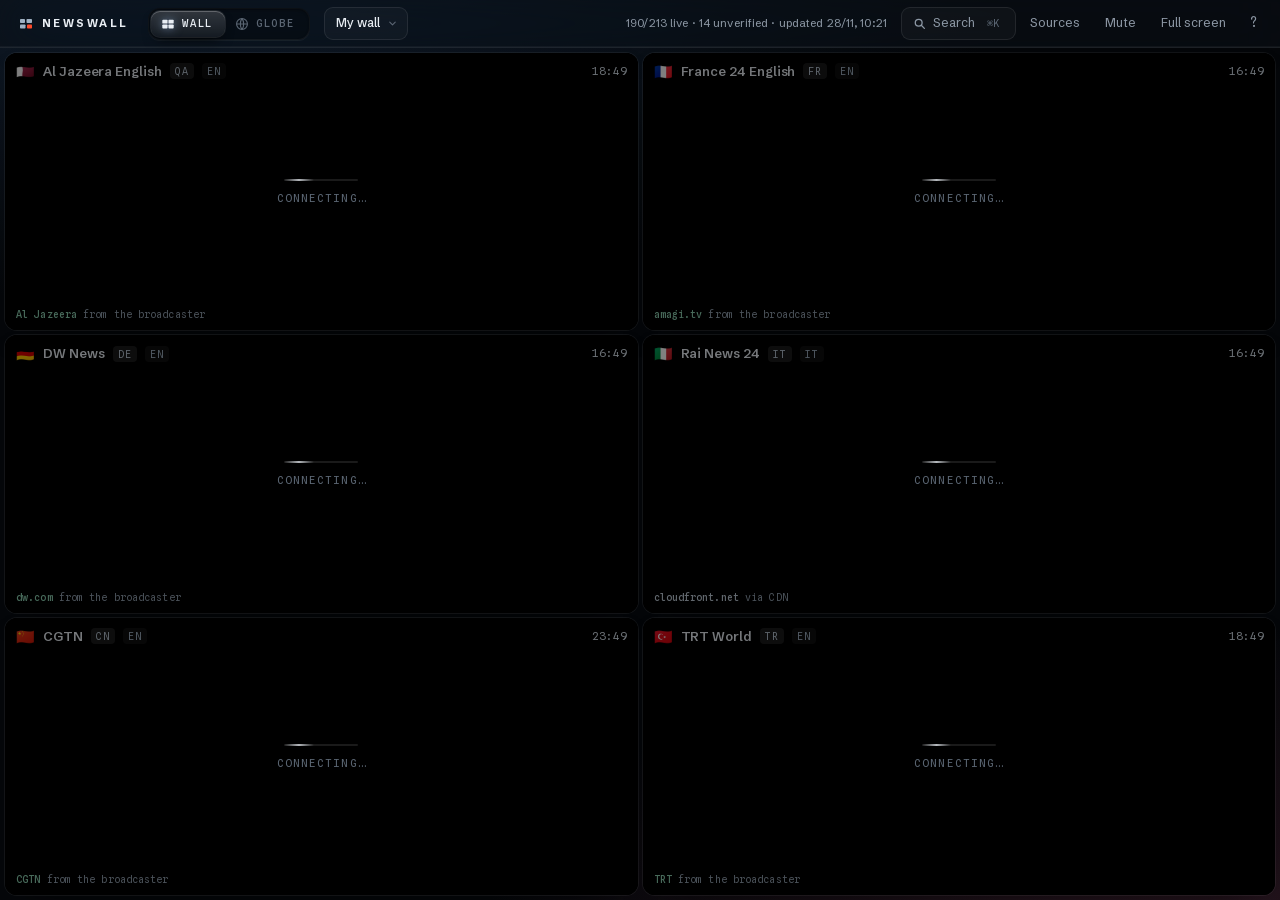
<file: index.html>
<!doctype html>
<html lang="en">
<head>
<meta charset="utf-8">
<meta name="viewport" content="width=device-width, initial-scale=1, viewport-fit=cover">
<title>Newswall — the whole world, all at once</title>
<meta name="description" content="Watch several live news channels on the same screen. No account, no data collected.">
<meta name="color-scheme" content="dark">
<link rel="stylesheet" href="styles.css">
<link rel="preload" href="assets/fonts/schibsted-grotesk-latin.woff2" as="font" type="font/woff2" crossorigin>
<link rel="icon" href="data:image/svg+xml,<svg xmlns='http://www.w3.org/2000/svg' viewBox='0 0 32 32'><rect width='32' height='32' rx='7' fill='%2305070a'/><g fill='%23e9eef4'><rect x='5' y='7' width='9' height='7' rx='1.5'/><rect x='17' y='7' width='10' height='7' rx='1.5'/><rect x='5' y='17' width='10' height='7' rx='1.5'/></g><rect x='18' y='17' width='9' height='7' rx='1.5' fill='%23ff4b2b'/></svg>">
<!-- hls.js and the fonts live in the repo: no third-party calls to render the page. -->
<script src="assets/vendor/hls.min.js"></script>
</head>
<body>

<header id="bar" class="glass">
  <button id="logo" title="Newswall — open the sources (S)">
    <svg viewBox="0 0 32 32" width="16" height="16" aria-hidden="true">
      <g fill="currentColor">
        <rect x="4" y="6" width="10" height="8" rx="1.5"/><rect x="17" y="6" width="11" height="8" rx="1.5"/>
        <rect x="4" y="17" width="11" height="8" rx="1.5"/>
      </g>
      <rect x="18" y="17" width="10" height="8" rx="1.5" fill="var(--tally)"/>
    </svg>
    <span>NEWSWALL</span>
  </button>

  <!-- Which of the two views this is: the switch says it, and leads to the other. -->
  <nav id="views" aria-label="View">
    <a class="on" aria-current="page" href="index.html" title="The wall: up to 12 channels side by side">
      <svg viewBox="0 0 16 16" width="14" height="14" aria-hidden="true"><g fill="currentColor"><rect x="1.5" y="3" width="6" height="4.5" rx="1"/><rect x="8.5" y="3" width="6" height="4.5" rx="1"/><rect x="1.5" y="8.5" width="6" height="4.5" rx="1"/><rect x="8.5" y="8.5" width="6" height="4.5" rx="1"/></g></svg>
      <span>Wall</span>
    </a>
    <a id="to-globe" href="globe.html" title="The globe: explore the channels country by country (G)">
      <svg viewBox="0 0 16 16" width="14" height="14" aria-hidden="true"><g fill="none" stroke="currentColor" stroke-width="1.3"><circle cx="8" cy="8" r="6.2"/><path d="M1.8 8h12.4M8 1.8c-2.6 3.2-2.6 9.2 0 12.4M8 1.8c2.6 3.2 2.6 9.2 0 12.4"/></g></svg>
      <span>Globe</span>
    </a>
  </nav>

  <!-- Your walls, kept in this browser: which one is on screen, and the menu
       to switch, name, add or delete them. A shared one, not yet yours, says so. -->
  <div id="wallbox">
    <button id="walls-btn" title="Your walls (W)" aria-haspopup="true" aria-expanded="false" aria-controls="walls">
      <span class="wtag">Shared</span><span class="wname"></span>
      <svg viewBox="0 0 16 16" width="11" height="11" aria-hidden="true"><path d="m4 6 4 4 4-4" fill="none" stroke="currentColor" stroke-width="1.6" stroke-linecap="round" stroke-linejoin="round"/></svg>
    </button>
    <button id="wall-save" hidden title="Keep this shared wall among yours">Save</button>
  </div>

  <!-- The control room's red tally light: it always shows who is talking. -->
  <div id="onair" hidden><span class="dot"></span><span class="who"></span></div>

  <div class="spacer"></div>

  <div id="live-count" class="meta"></div>

  <nav id="controls">
    <button data-act="palette" class="ghost" title="Search and add a channel (⌘K)">
      <svg viewBox="0 0 16 16" width="13" height="13" aria-hidden="true"><g fill="none" stroke="currentColor" stroke-width="1.6"><circle cx="7" cy="7" r="4.2"/><path d="M10.2 10.2 14 14" stroke-linecap="round"/></g></svg>
      <span>Search</span><kbd class="k">⌘K</kbd>
    </button>
    <button data-act="sources" title="Browse the catalog and pick the categories (S)">Sources<b id="sources-filter" class="fbadge" hidden></b></button>
    <button id="replay-btn" hidden aria-haspopup="true" aria-expanded="false" aria-controls="replay">
      <span class="rp-ring" aria-hidden="true"></span><span>Replay</span><span class="rp-time"></span>
    </button>
    <button id="rec-btn" hidden>
      <span class="rec-dot" aria-hidden="true"></span><span>Rec</span><span class="rec-time"></span>
    </button>
    <button data-act="mute-all" title="Mute everything (M)">Mute</button>
    <button data-act="fullscreen" title="Full screen (F)">Full screen</button>
    <button data-act="keys" class="icon" title="Shortcuts (?)">?</button>
  </nav>
</header>

<main id="grid" aria-label="Wall of live streams"></main>

<div id="walls" class="glass" hidden>
  <div class="walls-name">
    <input id="wall-name" type="text" maxlength="40" autocomplete="off" spellcheck="false" aria-label="Name of this wall">
    <span class="meta" id="wall-n"></span>
  </div>
  <p class="walls-shared" hidden>Shared with you, not saved here: it becomes one of your walls at the first change, or with <b>Save</b>.</p>
  <div class="walls-sub meta">Your walls · in this browser only</div>
  <ol id="walls-list"></ol>
  <div class="walls-foot">
    <button data-wop="new">New</button>
    <button data-wop="dup">Duplicate</button>
    <button data-wop="del">Delete</button>
    <button data-wop="link">Copy link</button>
  </div>
</div>

<!-- Replay: the last minutes of the wall as you directed it, kept in this
     browser only, saved as MP4 on request. -->
<div id="replay" class="glass" hidden>
  <div class="replay-head"><strong>Replay</strong><span class="meta" id="replay-kept"></span></div>
  <button data-rop="watch" class="replay-watch">Watch again <kbd>V</kbd></button>
  <div class="replay-sub meta">Save</div>
  <div id="replay-clips"></div>
  <div class="replay-sub meta">Keep</div>
  <div id="replay-len"></div>
  <p class="replay-note">What the wall shows and the channel you hear, with the date in a corner. For your own use; nothing leaves this browser.</p>
  <div class="replay-foot"><button data-rop="off">Turn off</button></div>
</div>

<!-- The replay viewer: watch what is kept, mark in and out, save. -->
<div id="rview" hidden>
  <div class="rv-card glass">
    <div class="rv-head">
      <strong>Replay</strong><span class="meta" id="rv-now"></span>
      <button id="rv-close" class="icon" title="Close (Esc)">✕</button>
    </div>
    <video id="rv-video" playsinline></video>
    <div class="rv-bar">
      <button id="rv-play" class="icon">▶</button>
      <div id="rv-track"><span class="rv-sel"></span><span class="rv-pos"></span><span class="rv-in" title="In"></span><span class="rv-out" title="Out"></span></div>
    </div>
    <div class="rv-foot">
      <button data-vop="in">Mark in <kbd>I</kbd></button>
      <button data-vop="out">Mark out <kbd>O</kbd></button>
      <span class="meta" id="rv-sel"></span>
      <button data-vop="save" class="rv-save">Save <kbd>↵</kbd></button>
    </div>
  </div>
</div>

<aside id="panel" class="glass" hidden>
  <div class="panel-head">
    <strong>Catalog</strong>
    <span class="meta" id="panel-count"></span>
    <button id="panel-close" class="icon" title="Close (Esc)">✕</button>
  </div>

  <!-- What the catalog shows: shared with the globe. -->
  <div id="panel-cats"></div>

  <div class="panel-find">
    <input id="panel-search" type="search" placeholder="Search channel, country or language…"
           autocomplete="off" spellcheck="false">
    <select id="panel-country" aria-label="Filter by country"></select>
    <select id="panel-lang" aria-label="Filter by language"></select>
  </div>

  <div id="panel-filters"></div>
  <div id="panel-list"></div>

  <div class="panel-foot">
    <button id="share">Copy the link to this wall</button>
  </div>
</aside>

<!-- Quick search: the fastest way to add or remove a channel. -->
<div id="palette" hidden>
  <div class="pal glass">
    <div class="pal-in">
      <svg viewBox="0 0 16 16" width="15" height="15" aria-hidden="true"><g fill="none" stroke="currentColor" stroke-width="1.6"><circle cx="7" cy="7" r="4.2"/><path d="M10.2 10.2 14 14" stroke-linecap="round"/></g></svg>
      <input id="pal-q" type="text" placeholder="Channel, country, language…"
             autocomplete="off" spellcheck="false">
      <span class="meta" id="pal-count"></span>
    </div>
    <div id="pal-list"></div>
    <div class="pal-foot">
      <span><kbd>↑</kbd><kbd>↓</kbd> move</span>
      <span><kbd>↵</kbd> add or remove</span>
      <span><kbd>esc</kbd> close</span>
    </div>
  </div>
</div>

<div id="keys" hidden>
  <div class="keys-card glass">
    <div class="keys-head"><strong>Shortcuts</strong><button id="keys-close" class="icon">✕</button></div>
    <dl>
      <dt><kbd>click</kbd></dt><dd>gives the tile the audio</dd>
      <dt><kbd>double click</kbd></dt><dd>enlarges</dd>
      <dt><kbd>1</kbd>–<kbd>9</kbd></dt><dd>quick audio</dd>
      <dt><kbd>⌘K</kbd> <kbd>/</kbd></dt><dd>search and add</dd>
      <dt><kbd>S</kbd></dt><dd>catalog</dd>
      <dt><kbd>W</kbd></dt><dd>your walls</dd>
      <dt><kbd>M</kbd></dt><dd>mute everything</dd>
      <dt><kbd>F</kbd></dt><dd>full screen</dd>
      <dt><kbd>R</kbd></dt><dd>replay: turn on, save</dd>
      <dt><kbd>⇧R</kbd></dt><dd>save everything kept</dd>
      <dt><kbd>V</kbd></dt><dd>watch the replay; <kbd>I</kbd> <kbd>O</kbd> mark in and out</dd>
      <dt><kbd>C</kbd></dt><dd>rec: start, stop and save</dd>
      <dt><kbd>G</kbd></dt><dd>the globe</dd>
      <dt><kbd>Esc</kbd></dt><dd>back to the grid</dd>
      <dt><kbd>drag</kbd></dt><dd>reorder the tiles</dd>
    </dl>
  </div>
</div>

<div id="toast" aria-live="polite"></div>

<script type="module" src="js/wall/wall.js"></script>
</body>
</html>
</file>
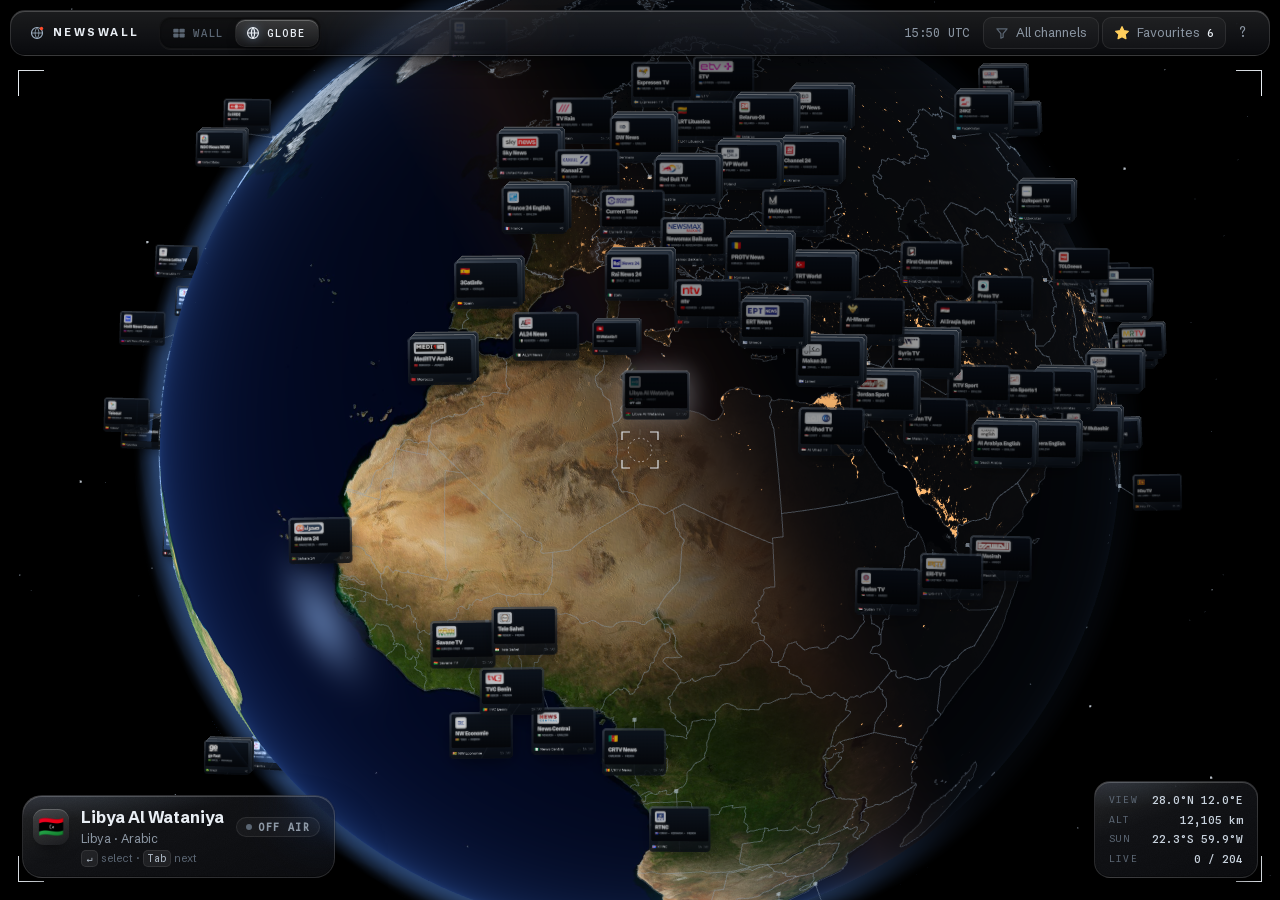
<file: globe.html>
<!doctype html>
<html lang="en">
<head>
<meta charset="utf-8">
<meta name="viewport" content="width=device-width, initial-scale=1, viewport-fit=cover">
<title>Newswall Globe — the world's newsrooms, live</title>
<meta name="description" content="Turn the globe and pick live channels from every country. No account, no data collected.">
<meta name="color-scheme" content="dark">
<link rel="stylesheet" href="styles.css">
<link rel="stylesheet" href="globe.css">
<link rel="preload" href="assets/fonts/schibsted-grotesk-latin.woff2" as="font" type="font/woff2" crossorigin>
<link rel="icon" href="data:image/svg+xml,<svg xmlns='http://www.w3.org/2000/svg' viewBox='0 0 32 32'><rect width='32' height='32' rx='7' fill='%2305070a'/><circle cx='16' cy='16' r='9' fill='none' stroke='%23e9eef4' stroke-width='2'/><path d='M7 16h18M16 7c-4 5-4 13 0 18M16 7c4 5 4 13 0 18' fill='none' stroke='%23e9eef4' stroke-width='1.4'/><circle cx='23' cy='9' r='3' fill='%23ff4b2b'/></svg>">
<!-- three.js, hls.js and the fonts live in the repo: no third-party calls to render the page. -->
<script type="importmap">{ "imports": { "three": "./assets/vendor/three-0.170.0.module.min.js" } }</script>
<script src="assets/vendor/hls.min.js"></script>
</head>
<body class="globe">

<!-- Loading: the ground is an 8K map (4K on phones), worth a short wait. -->
<div id="boot" role="status" aria-live="polite">
  <div class="boot-core">
    <svg class="boot-ring" viewBox="0 0 120 120" aria-hidden="true">
      <circle class="track" cx="60" cy="60" r="54"/>
      <circle class="arc" cx="60" cy="60" r="54" pathLength="1"/>
      <g class="boot-globe">
        <circle cx="60" cy="60" r="30"/>
        <ellipse class="m1" cx="60" cy="60" rx="12" ry="30"/>
        <ellipse class="m2" cx="60" cy="60" rx="24" ry="30"/>
        <path d="M30 60h60M34 45h52M34 75h52"/>
      </g>
    </svg>
    <div class="boot-title">NEWSWALL <span>/ GLOBE</span></div>
    <ol class="boot-log">
      <li data-k="catalog"><span>catalog</span><i>…</i></li>
      <li data-k="ground"><span>ground</span><b></b><i>…</i></li>
      <li data-k="sun"><span>sun</span><i>…</i></li>
    </ol>
    <p class="boot-note"></p>
  </div>
</div>

<canvas id="scene" aria-label="Globe with live channels"></canvas>

<header id="bar" class="glass">
  <a id="logo" href="index.html" title="Newswall — back to the wall">
    <svg viewBox="0 0 32 32" width="16" height="16" aria-hidden="true">
      <circle cx="16" cy="16" r="11" fill="none" stroke="currentColor" stroke-width="2.4"/>
      <path d="M5 16h22M16 5c-5 6-5 16 0 22M16 5c5 6 5 16 0 22" fill="none" stroke="currentColor" stroke-width="1.6"/>
      <circle cx="25" cy="7" r="3.4" fill="var(--tally)"/>
    </svg>
    <span>NEWSWALL</span>
  </a>

  <!-- Which of the two views this is: the switch says it, and leads to the other. -->
  <nav id="views" aria-label="View">
    <a id="to-wall" href="index.html" title="The wall: up to 12 channels side by side">
      <svg viewBox="0 0 16 16" width="14" height="14" aria-hidden="true"><g fill="currentColor"><rect x="1.5" y="3" width="6" height="4.5" rx="1"/><rect x="8.5" y="3" width="6" height="4.5" rx="1"/><rect x="1.5" y="8.5" width="6" height="4.5" rx="1"/><rect x="8.5" y="8.5" width="6" height="4.5" rx="1"/></g></svg>
      <span>Wall</span>
    </a>
    <a class="on" aria-current="page" href="globe.html" title="The globe: explore the channels country by country">
      <svg viewBox="0 0 16 16" width="14" height="14" aria-hidden="true"><g fill="none" stroke="currentColor" stroke-width="1.3"><circle cx="8" cy="8" r="6.2"/><path d="M1.8 8h12.4M8 1.8c-2.6 3.2-2.6 9.2 0 12.4M8 1.8c2.6 3.2 2.6 9.2 0 12.4"/></g></svg>
      <span>Globe</span>
    </a>
  </nav>

  <div id="onair" hidden><span class="dot"></span><span class="who"></span></div>

  <div class="spacer"></div>

  <div id="utc" class="meta"></div>

  <nav id="controls">
    <button id="filter-btn" class="ghost" title="Which channels are on the globe (0–4)">
      <svg viewBox="0 0 16 16" width="14" height="14" aria-hidden="true"><path d="M2.2 3.2h11.6L9.3 8.6v4.2l-2.6 1.1V8.6z" fill="none" stroke="currentColor" stroke-width="1.4" stroke-linejoin="round"/></svg><span id="filter-label">All channels</span>
    </button>
    <button id="favs-btn" class="ghost" title="Favourites: the channels of your active wall (B stars the selected one)">
      <svg viewBox="0 0 16 16" width="16" height="16" aria-hidden="true"><path class="star" d="M8 1.7l1.93 3.98 4.37.6-3.18 3.05.78 4.35L8 11.6l-3.9 2.08.78-4.35L1.7 6.28l4.37-.6z" stroke="currentColor" stroke-width="1.3" stroke-linejoin="round"/></svg><span>Favourites</span><b id="favs-n">0</b>
    </button>
    <button id="replay-btn" hidden aria-haspopup="true" aria-expanded="false" aria-controls="replay">
      <span class="rp-ring" aria-hidden="true"></span><span>Replay</span><span class="rp-time"></span>
    </button>
    <button id="rec-btn" hidden>
      <span class="rec-dot" aria-hidden="true"></span><span>Rec</span><span class="rec-time"></span>
    </button>
    <button data-act="keys" class="icon" title="Controls (?)">?</button>
  </nav>
</header>

<!-- Viewfinder corners and the crosshair: the screen nearest to it is the one
     Enter (or A) selects; it locks on when there is one. -->
<div class="hud-corner tl" aria-hidden="true"></div><div class="hud-corner tr" aria-hidden="true"></div>
<div class="hud-corner bl" aria-hidden="true"></div><div class="hud-corner br" aria-hidden="true"></div>
<div id="reticle" aria-hidden="true">
  <svg viewBox="0 0 64 64" width="64" height="64">
    <circle class="ring" cx="32" cy="32" r="19"/>
    <g class="ticks"><path d="M32 6v7M32 51v7M6 32h7M51 32h7"/></g>
    <g class="lock"><path d="M14 22v-8h8M42 14h8v8M50 42v8h-8M22 50h-8v-8"/></g>
  </svg>
</div>

<!-- The channel in the crosshair (compact) or the selected one: everything
     the catalog knows about it, and its actions. On large screens the selected
     one takes its screen's place (.docked): the screen comes off the globe,
     straightens and grows into this card, video included. Elsewhere it sits
     in the corner, without the video. -->
<section id="card" class="pane" hidden aria-live="polite">
  <div class="cmedia" title="Double click: full screen"><span class="cwait">connecting…</span></div>
  <div class="card-top">
    <span class="cflag"></span>
    <span class="clogo" hidden><img alt=""></span>
    <div class="ctitle">
      <strong class="cname"></strong>
      <span class="cplace"></span>
    </div>
    <span class="cstate"><i></i><b></b></span>
  </div>
  <dl class="cfacts">
    <div><dt>Language</dt><dd class="f-lang"></dd></div>
    <div><dt>Local time</dt><dd class="f-time"></dd></div>
    <div><dt>Picture</dt><dd class="f-pic"></dd></div>
    <div><dt>Source</dt><dd class="f-origin"></dd></div>
    <div><dt>Category</dt><dd class="f-walls"></dd></div>
  </dl>
  <div class="card-ops">
    <button data-op="front" class="primary" aria-label="Full screen" title="Full screen (F, or double click)">
      <svg viewBox="0 0 16 16" width="16" height="16" aria-hidden="true"><path d="M6 2.2H2.2V6M10 2.2h3.8V6M6 13.8H2.2V10M10 13.8h3.8V10" fill="none" stroke="currentColor" stroke-width="1.5" stroke-linecap="round" stroke-linejoin="round"/></svg>
    </button>
    <button data-op="audio" aria-label="Audio" title="Audio on / off (Space)">
      <svg viewBox="0 0 16 16" width="16" height="16" aria-hidden="true"><path fill="currentColor" d="M8.4 2.3 5 5.1H2.4v5.8H5l3.4 2.8z"/><path d="M10.7 5.4a3.5 3.5 0 0 1 0 5.2m2-7.4a6.4 6.4 0 0 1 0 9.6" fill="none" stroke="currentColor" stroke-width="1.3" stroke-linecap="round"/></svg>
    </button>
    <button data-op="fav" class="fav" aria-label="Favourite" aria-pressed="false" title="Add to favourites (B)">
      <svg viewBox="0 0 16 16" width="16" height="16" aria-hidden="true"><path class="star" d="M8 1.7l1.93 3.98 4.37.6-3.18 3.05.78 4.35L8 11.6l-3.9 2.08.78-4.35L1.7 6.28l4.37-.6z" stroke="currentColor" stroke-width="1.3" stroke-linejoin="round"/></svg>
    </button>
    <button data-op="close" class="close" aria-label="Close" title="Close (Esc, or click the globe)">
      <svg viewBox="0 0 16 16" width="16" height="16" aria-hidden="true"><path d="M4 4l8 8M12 4l-8 8" fill="none" stroke="currentColor" stroke-width="1.5" stroke-linecap="round"/></svg>
    </button>
  </div>
  <div class="chint"><kbd>↵</kbd> select · <kbd>Tab</kbd> next</div>
</section>

<!-- Where the camera is, in the control room's own terms. -->
<aside id="telemetry" class="pane" aria-label="View">
  <div><span>view</span><b id="t-view">—</b></div>
  <div><span>alt</span><b id="t-alt">—</b></div>
  <div><span>sun</span><b id="t-sun">—</b></div>
  <div><span>live</span><b id="t-live">—</b></div>
</aside>

<!-- What the globe shows: the same categories as the wall's catalog. -->
<aside id="filter" class="pane" hidden>
  <div class="favs-head"><strong>On the globe</strong><span class="meta" id="filter-count"></span></div>
  <div id="filter-cats"></div>
  <p class="filter-note">Shared with the wall's catalog · <kbd>0</kbd> all, <kbd>1</kbd>–<kbd>4</kbd> one more</p>
</aside>

<aside id="favs" class="pane" hidden>
  <div class="favs-head"><strong>★ Favourites</strong><span class="meta" id="favs-count"></span></div>
  <!-- The stars go to one of your walls: the one the wall shows. -->
  <label class="favs-wall"><span class="meta">on</span>
    <select id="favs-wall" aria-label="The wall that takes the stars"></select>
  </label>
  <ol id="favs-list"></ol>
  <div class="favs-foot">
    <button id="favs-open">Open the wall <kbd>⇧↵</kbd></button>
  </div>
</aside>

<!-- Full screen: the chosen channel, as large as the window allows, flown in
     from its place on the globe and flown back there. -->
<div id="front" hidden>
  <div class="front-veil"></div>
  <button class="front-close" data-fop="back" aria-label="Back to the globe (Esc)" title="Back to the globe (Esc)">
    <kbd>Esc</kbd>
    <span class="x"><svg viewBox="0 0 16 16" width="18" height="18" aria-hidden="true"><path d="m3.5 3.5 9 9m0-9-9 9" fill="none" stroke="currentColor" stroke-width="1.7" stroke-linecap="round"/></svg></span>
  </button>
  <figure class="front-stage">
    <div class="front-media"></div>
    <div class="front-wait"><span class="bar"></span>connecting…</div>
  </figure>
  <div class="front-bar pane">
    <button class="front-nav" data-fop="prev" title="Previous channel (←)">
      <svg viewBox="0 0 16 16" width="14" height="14" aria-hidden="true"><path d="M10 3 5 8l5 5" fill="none" stroke="currentColor" stroke-width="1.6" stroke-linecap="round" stroke-linejoin="round"/></svg>
    </button>
    <span class="fflag"></span>
    <div class="ftext">
      <strong class="fname"></strong>
      <span class="fsub"></span>
    </div>
    <button class="front-nav" data-fop="next" title="Next channel (→)">
      <svg viewBox="0 0 16 16" width="14" height="14" aria-hidden="true"><path d="m6 3 5 5-5 5" fill="none" stroke="currentColor" stroke-width="1.6" stroke-linecap="round" stroke-linejoin="round"/></svg>
    </button>
    <span class="fsep"></span>
    <button data-fop="audio" title="Audio on / off (Space)">
      <svg viewBox="0 0 16 16" width="14" height="14" aria-hidden="true"><path fill="currentColor" d="M8.4 2.3 5 5.1H2.4v5.8H5l3.4 2.8z"/><path d="M10.7 5.4a3.5 3.5 0 0 1 0 5.2m2-7.4a6.4 6.4 0 0 1 0 9.6" fill="none" stroke="currentColor" stroke-width="1.3" stroke-linecap="round"/></svg>
    </button>
    <button data-fop="fav" class="fav" aria-label="Favourite" aria-pressed="false" title="Add to favourites (B)">
      <svg viewBox="0 0 16 16" width="16" height="16" aria-hidden="true"><path class="star" d="M8 1.7l1.93 3.98 4.37.6-3.18 3.05.78 4.35L8 11.6l-3.9 2.08.78-4.35L1.7 6.28l4.37-.6z" stroke="currentColor" stroke-width="1.3" stroke-linejoin="round"/></svg>
    </button>
  </div>
</div>

<!-- Replay: the last minutes of the globe as you flew it, kept in this
     browser only, saved as MP4 on request. -->
<div id="replay" class="glass" hidden>
  <div class="replay-head"><strong>Replay</strong><span class="meta" id="replay-kept"></span></div>
  <button data-rop="watch" class="replay-watch">Watch again <kbd>V</kbd></button>
  <div class="replay-sub meta">Save</div>
  <div id="replay-clips"></div>
  <div class="replay-sub meta">Keep</div>
  <div id="replay-len"></div>
  <p class="replay-note">The globe as you fly it, the channel you hold and the one you hear, with the date in a corner. For your own use; nothing leaves this browser.</p>
  <div class="replay-foot"><button data-rop="off">Turn off</button></div>
</div>

<!-- The replay viewer: watch what is kept, mark in and out, save. -->
<div id="rview" hidden>
  <div class="rv-card glass">
    <div class="rv-head">
      <strong>Replay</strong><span class="meta" id="rv-now"></span>
      <button id="rv-close" class="icon" title="Close (Esc)">✕</button>
    </div>
    <video id="rv-video" playsinline></video>
    <div class="rv-bar">
      <button id="rv-play" class="icon">▶</button>
      <div id="rv-track"><span class="rv-sel"></span><span class="rv-pos"></span><span class="rv-in" title="In"></span><span class="rv-out" title="Out"></span></div>
    </div>
    <div class="rv-foot">
      <button data-vop="in">Mark in <kbd>I</kbd></button>
      <button data-vop="out">Mark out <kbd>O</kbd></button>
      <span class="meta" id="rv-sel"></span>
      <button data-vop="save" class="rv-save">Save <kbd>↵</kbd></button>
    </div>
  </div>
</div>

<div id="keys" hidden>
  <div class="keys-card glass">
    <div class="keys-head"><strong>Controls</strong><button id="keys-close" class="icon">✕</button></div>
    <dl>
      <dt><kbd>drag</kbd> <kbd>←↑↓→</kbd></dt><dd>turn the globe</dd>
      <dt><kbd>wheel</kbd> <kbd>+</kbd> <kbd>−</kbd></dt><dd>zoom</dd>
      <dt><kbd>Tab</kbd></dt><dd>next screen</dd>
      <dt><kbd>click</kbd> <kbd>↵</kbd></dt><dd>select, and listen</dd>
      <dt><kbd>F</kbd> <kbd>double click</kbd></dt><dd>full screen (and back)</dd>
      <dt><kbd>Space</kbd></dt><dd>audio on / off</dd>
      <dt><kbd>B</kbd></dt><dd>favourite ★ = on your active wall</dd>
      <dt><kbd>⇧↵</kbd></dt><dd>open the wall</dd>
      <dt><kbd>1</kbd>–<kbd>4</kbd></dt><dd>show or hide news, sport, markets, weather</dd>
      <dt><kbd>0</kbd></dt><dd>every channel</dd>
      <dt><kbd>R</kbd></dt><dd>replay: turn on, save; <kbd>⇧R</kbd> save everything kept</dd>
      <dt><kbd>V</kbd></dt><dd>watch the replay; <kbd>I</kbd> <kbd>O</kbd> mark in and out</dd>
      <dt><kbd>C</kbd></dt><dd>rec: start, stop and save</dd>
      <dt><kbd>Esc</kbd> <kbd>click</kbd> the globe</dt><dd>back, let go of the channel</dd>
      <dt><kbd>🎮</kbd></dt><dd>stick turns, triggers zoom, A selects (again: full screen), X audio, Y favourite, LB/RB category, Start opens the wall</dd>
    </dl>
  </div>
</div>

<div id="toast" aria-live="polite"></div>

<script type="module" src="js/globe/globe.js"></script>
</body>
</html>
</file>
<file: styles.css>
/* Newswall — a control room at night.
   The video is the content: the UI is frosted glass floating on top of it,
   all cool greys except for one thing. Red is the tally light: it marks the
   only tile that has the floor, and nothing else. */

@font-face{
  font-family:'Schibsted Grotesk';font-style:normal;font-weight:400 700;font-display:swap;
  src:url(assets/fonts/schibsted-grotesk-latin-ext.woff2) format('woff2');
  unicode-range:U+0100-02BA,U+02BD-02C5,U+02C7-02CC,U+02CE-02D7,U+02DD-02FF,U+0304,U+0308,U+0329,U+1D00-1DBF,U+1E00-1E9F,U+1EF2-1EFF,U+2020,U+20A0-20AB,U+20AD-20C0,U+2113,U+2C60-2C7F,U+A720-A7FF;
}
@font-face{
  font-family:'Schibsted Grotesk';font-style:normal;font-weight:400 700;font-display:swap;
  src:url(assets/fonts/schibsted-grotesk-latin.woff2) format('woff2');
  unicode-range:U+0000-00FF,U+0131,U+0152-0153,U+02BB-02BC,U+02C6,U+02DA,U+02DC,U+0304,U+0308,U+0329,U+2000-206F,U+20AC,U+2122,U+2191,U+2193,U+2212,U+2215,U+FEFF,U+FFFD;
}
@font-face{
  font-family:'Spline Sans Mono';font-style:normal;font-weight:400 500;font-display:swap;
  src:url(assets/fonts/spline-sans-mono-latin-ext.woff2) format('woff2');
  unicode-range:U+0100-02BA,U+02BD-02C5,U+02C7-02CC,U+02CE-02D7,U+02DD-02FF,U+0304,U+0308,U+0329,U+1D00-1DBF,U+1E00-1E9F,U+1EF2-1EFF,U+2020,U+20A0-20AB,U+20AD-20C0,U+2113,U+2C60-2C7F,U+A720-A7FF;
}
@font-face{
  font-family:'Spline Sans Mono';font-style:normal;font-weight:400 500;font-display:swap;
  src:url(assets/fonts/spline-sans-mono-latin.woff2) format('woff2');
  unicode-range:U+0000-00FF,U+0131,U+0152-0153,U+02BB-02BC,U+02C6,U+02DA,U+02DC,U+0304,U+0308,U+0329,U+2000-206F,U+20AC,U+2122,U+2191,U+2193,U+2212,U+2215,U+FEFF,U+FFFD;
}

:root{
  --ink:#05070a;
  --ice:#e9eef4;
  --mute:#8d98a5;
  --dim:#5b6673;
  --tally:#ff4b2b;
  --ok:#5fbe94;
  --warn:#e0a45c;
  --star:#ffce5c;   /* favourites: gold, never mistaken for on-air red or rebroadcast orange */

  --glass:rgba(12,16,22,.58);
  --glass-solid:rgba(11,14,19,.88);
  --edge:rgba(255,255,255,.085);
  --edge-lit:rgba(255,255,255,.15);
  --hover:rgba(255,255,255,.06);

  --sans:'Schibsted Grotesk',ui-sans-serif,-apple-system,BlinkMacSystemFont,sans-serif;
  --mono:'Spline Sans Mono',ui-monospace,SFMono-Regular,monospace;

  --gap:5px;
  --bar-h:48px;
  --r:16px;
  --r-sm:9px;
  --ease:cubic-bezier(.22,1,.36,1);
}

*{box-sizing:border-box}
html,body{height:100%}
body{
  margin:0;color:var(--ice);overflow:hidden;
  font:14px/1.45 var(--sans);
  -webkit-font-smoothing:antialiased;
  /* Under the grid there is a sky, not flat black: it shows in the gaps and
     behind tiles that have not connected yet. */
  background:
    radial-gradient(120% 80% at 15% -10%,#132132 0%,transparent 55%),
    radial-gradient(100% 70% at 92% 108%,#2a1620 0%,transparent 55%),
    var(--ink);
}
button{font:inherit;color:inherit;background:none;border:0;cursor:pointer;-webkit-tap-highlight-color:transparent}
input,select{font:inherit}
/* A display rule in the stylesheet beats the UA's hidden attribute:
   without this line the panels would always stay visible. */
[hidden]{display:none!important}

kbd{
  display:inline-block;min-width:17px;text-align:center;
  background:rgba(255,255,255,.07);border:1px solid var(--edge);
  border-radius:5px;padding:1px 5px;
  font:11px/1.55 var(--mono);color:#aeb9c6;
}
.meta{color:var(--mute);font-size:11.5px;letter-spacing:.01em}

/* The glass: blur + saturation (the video's colours seep through) and a thin
   line of light on the top edge, which is what makes it read as glass. */
.glass{
  background:var(--glass);
  -webkit-backdrop-filter:blur(26px) saturate(1.8);
  backdrop-filter:blur(26px) saturate(1.8);
  border:1px solid var(--edge);
  box-shadow:0 24px 60px -24px rgba(0,0,0,.85), inset 0 1px 0 var(--edge-lit);
}

/* ═══════════════════════════════════════════════════════════ bar */
#bar{
  position:relative;z-index:30;height:var(--bar-h);
  display:flex;align-items:center;gap:14px;padding:0 12px;
  border:0;border-bottom:1px solid var(--edge);border-radius:0;
  box-shadow:0 12px 34px -22px #000, inset 0 -1px 0 rgba(255,255,255,.04);
}
#logo{
  display:flex;align-items:center;gap:8px;padding:5px 6px;border-radius:var(--r-sm);
  font-size:11px;font-weight:700;letter-spacing:.22em;color:var(--ice);
  transition:background .16s var(--ease);
}
#logo:hover{background:var(--hover)}
#logo svg{color:#9fb0c2}
.spacer{flex:1}

#onair{
  display:flex;align-items:center;gap:7px;padding:4px 10px 4px 8px;
  border:1px solid rgba(255,75,43,.35);border-radius:999px;
  background:rgba(255,75,43,.10);
  font:11px/1 var(--mono);letter-spacing:.06em;color:#ffb3a3;
  max-width:min(30vw,260px);overflow:hidden;
  animation:slide-in .35s var(--ease) both;
}
#onair .who{overflow:hidden;text-overflow:ellipsis;white-space:nowrap}
.dot{
  width:7px;height:7px;border-radius:50%;background:var(--tally);flex:none;
  box-shadow:0 0 0 0 rgba(255,75,43,.55);animation:tally 2.2s infinite;
}
@keyframes tally{
  0%{box-shadow:0 0 0 0 rgba(255,75,43,.5)}
  70%{box-shadow:0 0 0 7px rgba(255,75,43,0)}
  100%{box-shadow:0 0 0 0 rgba(255,75,43,0)}
}

/* The category filter, when one is set: it says so on the button that opens it. */
.fbadge{
  margin-left:7px;padding:1px 6px;border-radius:5px;vertical-align:1px;
  background:rgba(233,238,244,.13);color:var(--ice);font:500 10.5px var(--mono);
}
.on > .fbadge{background:rgba(5,7,10,.12);color:var(--ink)}

/* The category keys (core/filter.js), on the wall's panel and the globe's
   pane alike: a vision mixer's bus, a lamp on each key. Lit = on screen;
   the lamps are white, the one red light stays the tally's. */
.cats{display:flex;gap:4px}
.cats button{
  flex:1 1 auto;min-width:0;
  display:flex;flex-direction:column;align-items:flex-start;gap:4px;
  padding:7px 8px 7px 9px;border-radius:9px;text-align:left;color:var(--mute);
  background:linear-gradient(180deg,rgba(255,255,255,.055),rgba(255,255,255,.015));
  border:1px solid var(--edge);
  box-shadow:inset 0 1px 0 rgba(255,255,255,.05),0 1px 0 rgba(0,0,0,.45);
  transition:background .16s var(--ease),border-color .16s var(--ease),color .16s var(--ease),transform .08s;
}
.cats button[data-cat=""]{flex:0 0 auto;padding-right:12px}
.cats button:hover{color:var(--ice);border-color:var(--edge-lit)}
.cats button:active{transform:translateY(1px);box-shadow:inset 0 1px 2px rgba(0,0,0,.4)}
.cats button[aria-pressed="true"]{
  color:var(--ice);border-color:rgba(233,238,244,.3);
  background:linear-gradient(180deg,rgba(233,238,244,.17),rgba(233,238,244,.06));
}
.cats .lamp{
  flex:none;width:5px;height:5px;border-radius:50%;
  background:#262d36;box-shadow:inset 0 0 0 1px rgba(0,0,0,.45);
  transition:background .2s var(--ease),box-shadow .2s var(--ease);
}
.cats button[aria-pressed="true"] .lamp{background:var(--ice);box-shadow:0 0 7px 1px rgba(233,238,244,.65)}
.cats .cl{font-size:12px;font-weight:500;white-space:nowrap;overflow:hidden;text-overflow:ellipsis;max-width:100%}
.cats .cm{display:flex;align-items:center;gap:5px}
.cats .cn{font:10.5px/1 var(--mono);color:var(--dim);font-variant-numeric:tabular-nums}
.cats button[aria-pressed="true"] .cn{color:#b9c4d0}
.cats-sep{flex:none;width:1px;margin:5px 1px;background:var(--edge)}

/* Wall or globe: the view switch, set in the logo's own voice (mono, spaced
   capitals) so it never reads as one more mode. The lit one is where you are. */
#views{
  display:flex;padding:3px;border-radius:12px;flex:none;
  background:rgba(0,0,0,.3);
  box-shadow:inset 0 1px 3px rgba(0,0,0,.65),inset 0 0 0 1px rgba(255,255,255,.06),0 1px 0 rgba(255,255,255,.05);
}
#views a{
  display:flex;align-items:center;gap:7px;padding:6px 12px 6px 10px;border-radius:9px;
  font:500 10.5px/1 var(--mono);letter-spacing:.16em;text-transform:uppercase;
  color:var(--dim);text-decoration:none;white-space:nowrap;
  transition:color .16s var(--ease),background .16s var(--ease);
}
#views a:hover{color:var(--ice);background:var(--hover)}
#views a.on{
  color:var(--ice);cursor:default;
  background:linear-gradient(180deg,rgba(255,255,255,.17),rgba(255,255,255,.06));
  box-shadow:inset 0 1px 0 rgba(255,255,255,.24),0 0 0 1px rgba(255,255,255,.1),0 6px 14px -6px #000;
}
#views a.on svg{filter:drop-shadow(0 0 5px rgba(160,200,255,.55))}

/* Your walls: the name of the one on screen, user's words in the sans
   (the mono is for codes). A shared wall, not yet yours, wears a tag. */
#wallbox{display:flex;align-items:center;gap:6px;flex:none}
#walls-btn{
  display:flex;align-items:center;gap:7px;min-width:0;max-width:min(26vw,240px);
  padding:6px 9px 6px 11px;border-radius:var(--r-sm);
  border:1px solid var(--edge);background:rgba(255,255,255,.03);
  font-size:12.5px;font-weight:500;color:var(--ice);
  transition:background .16s var(--ease),border-color .16s var(--ease);
}
#walls-btn:hover,#walls-btn.on{background:var(--hover);border-color:var(--edge-lit)}
#walls-btn .wname{overflow:hidden;text-overflow:ellipsis;white-space:nowrap}
#walls-btn svg{flex:none;color:var(--dim);transition:transform .2s var(--ease)}
#walls-btn.on svg{transform:rotate(180deg)}
#walls-btn .wtag{
  display:none;flex:none;padding:1px 5px;border-radius:4px;
  font:500 9.5px/1.4 var(--mono);letter-spacing:.12em;text-transform:uppercase;
  color:var(--ink);background:var(--mute);
}
#walls-btn.shared{border-style:dashed;border-color:rgba(255,255,255,.25)}
#walls-btn.shared .wtag{display:block}
#wall-save{
  flex:none;padding:6px 11px;border-radius:var(--r-sm);font-size:12.5px;font-weight:600;
  background:var(--ice);color:var(--ink);box-shadow:0 8px 20px -10px rgba(233,238,244,.55);
}

#walls{
  position:fixed;top:calc(var(--bar-h) + 8px);left:8px;z-index:55;
  width:min(300px,calc(100vw - 16px));padding:12px;border-radius:var(--r);
  animation:rise .28s var(--ease) both;
}
.walls-name{display:flex;align-items:center;gap:8px}
#wall-name{
  flex:1;min-width:0;padding:8px 10px;border-radius:10px;
  background:rgba(255,255,255,.05);border:1px solid var(--edge);
  color:var(--ice);font-size:14px;font-weight:600;
  transition:border-color .16s,background .16s;
}
#wall-name:hover{border-color:var(--edge-lit)}
#wall-name:focus{outline:0;border-color:rgba(255,255,255,.3);background:rgba(255,255,255,.08)}
#wall-n{font-family:var(--mono);font-variant-numeric:tabular-nums}
.walls-shared{margin:9px 2px 0;font-size:12px;color:var(--mute);line-height:1.4}
.walls-shared b{color:var(--ice);font-weight:600}
.walls-sub{margin:12px 2px 4px}
#walls-list{list-style:none;margin:0;padding:0;max-height:46vh;overflow-y:auto;scrollbar-width:thin;scrollbar-color:#2b333d transparent}
#walls-list li{
  display:flex;align-items:center;gap:9px;padding:7px 8px;border-radius:9px;cursor:pointer;
  font-size:13px;color:var(--mute);transition:background .14s,color .14s;
}
#walls-list li:hover{background:var(--hover);color:var(--ice)}
#walls-list li.on{background:rgba(255,255,255,.09);color:var(--ice);cursor:default}
#walls-list .wn{flex:1;min-width:0;overflow:hidden;text-overflow:ellipsis;white-space:nowrap}
#walls-list .meta{font-family:var(--mono);font-variant-numeric:tabular-nums}
/* The same white lamp as the category keys: lit = on screen. */
#walls-list .lamp{
  flex:none;width:5px;height:5px;border-radius:50%;
  background:#262d36;box-shadow:inset 0 0 0 1px rgba(0,0,0,.45);
}
#walls-list li.on .lamp{background:var(--ice);box-shadow:0 0 7px 1px rgba(233,238,244,.65)}
.walls-foot{display:flex;flex-wrap:wrap;gap:5px;margin-top:10px;padding-top:10px;border-top:1px solid var(--edge)}
.walls-foot button{
  padding:6px 10px;border-radius:8px;font-size:12px;color:var(--mute);
  border:1px solid var(--edge);transition:background .14s,color .14s,border-color .14s;
}
.walls-foot button:hover{background:var(--hover);color:var(--ice);border-color:var(--edge-lit)}
.walls-foot [data-wop="link"]{margin-left:auto}

/* Replay: white, never red (red is the tally's). The ring fills up to the
   length kept; --p goes 0..1. */
#controls #replay-btn .rp-ring{
  flex:none;width:11px;height:11px;border-radius:50%;
  background:conic-gradient(var(--ice) calc(var(--p, 0) * 360deg), rgba(233,238,244,.18) 0);
  -webkit-mask:radial-gradient(circle, transparent 3px, #000 3.5px);
          mask:radial-gradient(circle, transparent 3px, #000 3.5px);
}
#controls #replay-btn .rp-time{font:11px/1 var(--mono);font-variant-numeric:tabular-nums;color:var(--ice)}
#controls #replay-btn .rp-time:empty{display:none}
#controls #replay-btn.rec{color:var(--ice)}
#controls #replay-btn.open{background:var(--hover)}
/* Rec: a white dot, pulsing while it records. Never red. */
#controls #rec-btn .rec-dot{
  flex:none;width:9px;height:9px;border-radius:50%;box-shadow:inset 0 0 0 1.5px currentColor;
}
#controls #rec-btn.on{color:var(--ice);background:rgba(255,255,255,.08)}
#controls #rec-btn.on .rec-dot{background:#fff;box-shadow:0 0 8px rgba(255,255,255,.7);animation:rec-pulse 1.4s ease-in-out infinite}
#controls #rec-btn .rec-time{font:11px/1 var(--mono);font-variant-numeric:tabular-nums}
#controls #rec-btn .rec-time:empty{display:none}
@keyframes rec-pulse{50%{opacity:.25;box-shadow:none}}
.replay-foot button:disabled{opacity:.35;cursor:default}
#replay{
  position:fixed;top:calc(var(--bar-h) + 8px);z-index:55;
  width:min(280px,calc(100vw - 16px));padding:12px;border-radius:var(--r);
  animation:rise .28s var(--ease) both;
}
.replay-head{display:flex;align-items:baseline;gap:10px;padding:0 2px}
.replay-head .meta{margin-left:auto;font-family:var(--mono);font-variant-numeric:tabular-nums}
.replay-sub{margin:12px 2px 5px}
#replay-clips,#replay-len{display:flex;flex-wrap:wrap;gap:5px}
#replay-clips button,#replay-len button,.replay-foot button{
  padding:6px 10px;border-radius:8px;font-size:12px;color:var(--mute);
  border:1px solid var(--edge);transition:background .14s,color .14s,border-color .14s;
}
#replay-clips button:hover:not(:disabled),#replay-len button:hover,.replay-foot button:hover:not(:disabled){
  background:var(--hover);color:var(--ice);border-color:var(--edge-lit);
}
#replay-clips button:disabled{opacity:.35;cursor:default}
#replay-clips .all{color:var(--ink);background:var(--ice);border-color:var(--ice);font-weight:600}
#replay-clips .all:hover{color:var(--ink)!important;background:#fff!important}
#replay-len button[aria-pressed="true"]{color:var(--ice);border-color:rgba(233,238,244,.3);background:rgba(255,255,255,.07)}
.replay-note{margin:12px 2px 0;font-size:11.5px;line-height:1.4;color:var(--dim)}
.replay-foot{display:flex;justify-content:flex-end;margin-top:10px;padding-top:10px;border-top:1px solid var(--edge)}
.replay-watch{
  display:flex;align-items:center;justify-content:center;gap:8px;width:100%;margin-top:12px;
  padding:8px 10px;border-radius:9px;font-size:12.5px;font-weight:600;
  color:var(--ink);background:var(--ice);transition:background .14s;
}
.replay-watch:hover{background:#fff}
.replay-watch kbd{background:rgba(5,7,10,.1);border-color:rgba(5,7,10,.18);color:var(--ink)}

/* The replay viewer: one at a time, so glass is allowed. White marks, no red. */
#rview{
  position:fixed;inset:0;z-index:70;display:grid;place-items:center;padding:20px;
  background:rgba(3,5,8,.72);animation:fade .18s var(--ease) both;
}
.rv-card{width:min(1100px,100%);border-radius:var(--r);padding:12px 14px 14px;animation:pal-in .28s var(--ease) both}
.rv-head{display:flex;align-items:center;gap:12px;margin:0 2px 10px}
.rv-head strong{font-size:12px;letter-spacing:.14em;text-transform:uppercase}
.rv-head .meta{font-family:var(--mono);font-variant-numeric:tabular-nums}
.rv-head .icon{margin-left:auto}
#rv-video{
  display:block;width:100%;aspect-ratio:16/9;max-height:calc(100vh - 210px);
  border-radius:10px;background:#000;cursor:pointer;
}
.rv-bar{display:flex;align-items:center;gap:12px;margin-top:12px}
#rv-play{flex:none;width:34px;height:30px;font-size:12px;color:var(--ice);border:1px solid var(--edge)}
#rv-track{
  --a:0;--b:1;--t:0;
  position:relative;flex:1;height:30px;cursor:pointer;touch-action:none;
}
#rv-track::before{
  content:"";position:absolute;left:0;right:0;top:13px;height:4px;border-radius:2px;
  background:rgba(233,238,244,.14);
}
#rv-track .rv-sel{
  position:absolute;top:13px;height:4px;border-radius:2px;background:rgba(233,238,244,.55);
  left:calc(var(--a) * 100%);width:calc((var(--b) - var(--a)) * 100%);
}
#rv-track .rv-pos{
  position:absolute;top:6px;width:2px;height:18px;margin-left:-1px;border-radius:1px;
  left:calc(var(--t) * 100%);background:#fff;box-shadow:0 0 8px rgba(255,255,255,.6);pointer-events:none;
}
#rv-track .rv-in,#rv-track .rv-out{
  position:absolute;top:3px;width:12px;height:24px;cursor:ew-resize;
  border:2px solid var(--ice);
}
#rv-track .rv-in{left:calc(var(--a) * 100%);border-right:0;border-radius:5px 0 0 5px}
#rv-track .rv-out{left:calc(var(--b) * 100% - 12px);border-left:0;border-radius:0 5px 5px 0}
.rv-foot{display:flex;align-items:center;gap:6px;margin-top:10px}
.rv-foot button{
  display:flex;align-items:center;gap:7px;padding:7px 11px;border-radius:8px;font-size:12px;color:var(--mute);
  border:1px solid var(--edge);transition:background .14s,color .14s,border-color .14s;
}
.rv-foot button:hover{background:var(--hover);color:var(--ice);border-color:var(--edge-lit)}
.rv-foot .meta{margin-left:auto;font-family:var(--mono);font-variant-numeric:tabular-nums}
.rv-foot .rv-save{margin-left:8px;color:var(--ink);background:var(--ice);border-color:var(--ice);font-weight:600}
.rv-foot .rv-save:hover{color:var(--ink);background:#fff;border-color:#fff}
.rv-foot .rv-save kbd{background:rgba(5,7,10,.1);border-color:rgba(5,7,10,.18);color:var(--ink)}
@media (max-width:640px){
  #rview{padding:8px}
  .rv-foot{flex-wrap:wrap}
  .rv-foot .meta{order:-1;width:100%;margin:0 2px 4px}
  .rv-foot kbd{display:none}
}
.walls-foot button.armed{color:var(--ice);border-color:rgba(255,255,255,.4);background:rgba(255,255,255,.1)}

#controls{display:flex;align-items:center;gap:3px}
#controls button{
  display:flex;align-items:center;gap:7px;
  padding:6px 11px;border-radius:var(--r-sm);color:var(--mute);
  font-size:12.5px;white-space:nowrap;
  transition:background .16s var(--ease),color .16s var(--ease);
}
#controls button:hover{background:var(--hover);color:var(--ice)}
#controls a{
  display:flex;align-items:center;padding:6px 11px;border-radius:var(--r-sm);
  color:var(--mute);font-size:12.5px;text-decoration:none;white-space:nowrap;
  transition:background .16s var(--ease),color .16s var(--ease);
}
#controls a:hover{background:var(--hover);color:var(--ice)}
#controls button.on{background:var(--ice);color:var(--ink);font-weight:600}
#controls button.idle{opacity:.4}
#controls button.icon{width:28px;justify-content:center;padding:6px 0;font-family:var(--mono)}
#controls .ghost{border:1px solid var(--edge);background:rgba(255,255,255,.03)}
#controls .ghost kbd{font-size:10px;padding:0 4px;background:transparent;border-color:transparent;color:var(--dim)}

/* ═══════════════════════════════════════════════════════ grid */
#grid{
  height:calc(100% - var(--bar-h));
  display:grid;gap:var(--gap);padding:var(--gap);
  grid-auto-rows:1fr;
}
.tile{
  position:relative;min-height:0;overflow:hidden;
  background:#000;border-radius:12px;
  box-shadow:0 0 0 1px rgba(255,255,255,.06), 0 14px 40px -26px #000;
  transition:box-shadow .22s var(--ease), transform .22s var(--ease);
  animation:tile-in .5s var(--ease) both;
}
@keyframes tile-in{
  from{opacity:0;transform:scale(.965);filter:blur(7px)}
  to{opacity:1;transform:none;filter:none}
}
.tile:hover{box-shadow:0 0 0 1px rgba(255,255,255,.16), 0 18px 46px -24px #000}
/* Tally light: only the tile that is talking lights up. */
.tile.audio-on{
  box-shadow:0 0 0 1.5px var(--tally), 0 0 46px -10px rgba(255,75,43,.75);
}
.tile.dragging{opacity:.35;transform:scale(.97)}
.tile.drop-here{box-shadow:0 0 0 2px var(--ice), 0 18px 46px -24px #000}
.tile video{width:100%;height:100%;display:block;border:0;background:#000;object-fit:cover}
/* While dragging, the videos must not swallow the events. */
body.dragging .tile video{pointer-events:none}

/* --- top label: gradient veil, no blur (costly across 12 tiles) --- */
.tile .label{
  position:absolute;top:0;left:0;right:0;z-index:3;pointer-events:none;
  display:flex;align-items:center;gap:8px;padding:9px 11px 22px;
  background:linear-gradient(180deg,rgba(0,0,0,.78) 0%,rgba(0,0,0,.35) 45%,transparent 100%);
  opacity:.95;transition:opacity .2s;
}
.tile .flag{font-size:15px;line-height:1;flex:none;filter:drop-shadow(0 1px 2px #000)}
.tile .name{
  font-weight:600;font-size:13px;letter-spacing:-.005em;
  text-shadow:0 1px 4px rgba(0,0,0,.9);
  overflow:hidden;text-overflow:ellipsis;white-space:nowrap;
}
.tile .cc{
  font:10px/1 var(--mono);letter-spacing:.1em;color:#b9c6d4;flex:none;
  padding:3px 5px;border-radius:4px;background:rgba(255,255,255,.10);
  text-shadow:none;
}
.tile .cc.lang{color:#9fb0c2;background:rgba(255,255,255,.06)}
.tile .clock{
  margin-left:auto;flex:none;
  font:11px/1 var(--mono);color:#d3dde7;text-shadow:0 1px 4px rgba(0,0,0,.9);
  transition:opacity .18s var(--ease);
}
/* The clock sits where the controls appear: when those are needed, it steps aside. */
.tile:hover .clock,.tile:focus-within .clock{opacity:0}

/* --- bottom row: where the stream comes from, always stated --- */
.tile .foot{
  position:absolute;left:0;right:0;bottom:0;z-index:3;pointer-events:none;
  display:flex;align-items:flex-end;gap:8px;padding:22px 11px 9px;
  background:linear-gradient(0deg,rgba(0,0,0,.72) 0%,transparent 100%);
}
.tile .origin{
  font:10px/1.3 var(--mono);color:#93a1b0;letter-spacing:.01em;
  overflow:hidden;text-overflow:ellipsis;white-space:nowrap;
  text-shadow:0 1px 3px #000;
}
.tile .origin b{font-weight:500;color:#c3cfdb}
.tile .origin.broadcaster b{color:#8fd3b4}
.tile .origin.rebroadcast b{color:var(--warn)}
.tile .origin.unknown b{color:#c9bda6}
.tile .num{
  flex:none;margin-left:auto;
  font:10px/1 var(--mono);color:#8fa0b2;background:rgba(0,0,0,.55);
  border:1px solid var(--edge);padding:3px 6px;border-radius:5px;
  opacity:0;transition:opacity .2s;
}
.tile:hover .num{opacity:1}

/* --- tile controls: real glass, but only one at a time (hover) --- */
.tile .ops{
  position:absolute;top:8px;right:8px;z-index:5;
  display:flex;gap:2px;padding:3px;border-radius:11px;
  background:rgba(10,13,18,.6);
  -webkit-backdrop-filter:blur(16px) saturate(1.6);
  backdrop-filter:blur(16px) saturate(1.6);
  border:1px solid var(--edge);
  box-shadow:0 10px 26px -14px #000, inset 0 1px 0 var(--edge-lit);
  opacity:0;transform:translateY(-6px) scale(.96);
  transition:opacity .2s var(--ease),transform .2s var(--ease);
}
.tile:hover .ops,.tile:focus-within .ops{opacity:1;transform:none}
.tile .ops button{
  width:27px;height:27px;display:grid;place-items:center;border-radius:8px;
  color:#b7c3d0;transition:background .14s,color .14s;
}
.tile .ops button:hover{background:rgba(255,255,255,.12);color:#fff}
.tile .ops button.kill:hover{background:var(--tally);color:#fff}
.tile .ops .alt{
  width:auto;padding:0 8px;font:10px/1 var(--mono);letter-spacing:.03em;
}
.tile.audio-on .ops .sound{background:var(--tally);color:#fff}

/* --- waiting for the first frame: better to say so than to stay black --- */
.tile .wait{
  position:absolute;inset:0;z-index:2;display:none;
  flex-direction:column;align-items:center;justify-content:center;gap:12px;
  color:var(--dim);font:11px/1 var(--mono);letter-spacing:.1em;text-transform:uppercase;
}
.tile.waiting .wait{display:flex}
.tile.waiting .label,.tile.waiting .foot{opacity:.5}
.tile .wait .bar{
  width:74px;height:2px;border-radius:2px;background:rgba(255,255,255,.1);overflow:hidden;position:relative;
}
.tile .wait .bar::after{
  content:'';position:absolute;inset:0;width:40%;border-radius:2px;
  background:linear-gradient(90deg,transparent,rgba(233,238,244,.75),transparent);
  animation:sweep 1.3s infinite var(--ease);
}
@keyframes sweep{from{transform:translateX(-100%)}to{transform:translateX(250%)}}

/* --- tile with no signal --- */
.tile.dead{background:linear-gradient(160deg,#0b0f15,#070a0e)}
.tile .dead-msg{
  position:absolute;inset:0;z-index:2;display:flex;flex-direction:column;
  align-items:center;justify-content:center;gap:6px;text-align:center;padding:16px;
  color:var(--mute);font-size:12px;
}
.tile .dead-msg .why{color:var(--warn);font:11px/1.4 var(--mono)}
.tile .dead-msg .retry{
  margin-top:4px;padding:5px 12px;border-radius:999px;font-size:11.5px;
  border:1px solid var(--edge);color:var(--ice);background:rgba(255,255,255,.05);
}
.tile .dead-msg .retry:hover{background:rgba(255,255,255,.12)}

/* --- empty slot: the invitation to add, inside the grid --- */
.add-slot{
  position:relative;min-height:0;border-radius:12px;
  display:flex;flex-direction:column;align-items:center;justify-content:center;
  border:1px dashed rgba(255,255,255,.14);
  background:rgba(255,255,255,.015);
  color:var(--dim);cursor:pointer;
  transition:border-color .2s var(--ease),background .2s var(--ease),color .2s var(--ease);
  animation:tile-in .5s var(--ease) both;
}
.add-slot:hover{border-color:rgba(255,255,255,.34);background:rgba(255,255,255,.05);color:var(--ice)}
.add-slot .plus{
  width:38px;height:38px;border-radius:50%;display:grid;place-items:center;
  border:1px solid currentColor;font-size:19px;font-weight:300;line-height:1;
  transition:transform .25s var(--ease);
}
.add-slot:hover .plus{transform:rotate(90deg) scale(1.08)}
.add-slot .txt{margin-top:12px;font-size:12px;letter-spacing:.01em}
/* From four columns up the cells are small: only the "+" remains. */
#grid[data-cols="4"] .add-slot .txt,#grid[data-cols="5"] .add-slot .txt,
#grid[data-cols="6"] .add-slot .txt{display:none}
.add-slot .txt kbd{margin-left:4px}

/* --- enlarged: only one on screen, the others stay alive but hidden --- */
body.focus #grid{grid-template-columns:1fr!important}
body.focus .tile:not(.is-focus),body.focus .add-slot{display:none}

/* ═══════════════════════════════════════════════════ keyframes */
@keyframes fade{from{opacity:0}to{opacity:1}}
@keyframes rise{from{opacity:0;transform:translateY(18px) scale(.98)}to{opacity:1;transform:none}}
@keyframes slide-in{from{opacity:0;transform:translateX(-8px)}to{opacity:1;transform:none}}

/* ═══════════════════════════════════════════════ catalog panel */
#panel{
  position:fixed;top:calc(var(--bar-h) + 8px);right:8px;bottom:8px;
  width:min(360px,calc(100vw - 16px));z-index:50;
  border-radius:var(--r);display:flex;flex-direction:column;overflow:hidden;
  animation:panel-in .35s var(--ease) both;
}
@keyframes panel-in{from{opacity:0;transform:translateX(22px)}to{opacity:1;transform:none}}
.panel-head{display:flex;align-items:center;gap:10px;padding:14px 14px 12px}
.panel-head strong{font-size:12px;letter-spacing:.14em;text-transform:uppercase}
.icon{
  width:26px;height:26px;display:grid;place-items:center;border-radius:7px;
  color:var(--mute);font-size:12px;transition:background .14s,color .14s;
}
.icon:hover{background:var(--hover);color:var(--ice)}
.panel-head .icon{margin-left:auto}

.panel-find{display:flex;flex-wrap:wrap;gap:6px;padding:0 14px 10px}
.panel-find input,.panel-find select{
  background:rgba(255,255,255,.05);border:1px solid var(--edge);border-radius:10px;
  color:var(--ice);font-size:12.5px;padding:8px 10px;min-width:0;
  transition:border-color .16s,background .16s;
}
.panel-find input{flex:1 1 100%}
.panel-find input::placeholder{color:var(--dim)}
.panel-find input:focus,.panel-find select:focus{
  outline:0;border-color:rgba(255,255,255,.3);background:rgba(255,255,255,.08);
}
.panel-find select{flex:1 1 0;min-width:0;cursor:pointer;color:var(--ice)}
.panel-find select option{background:#0d1117;color:var(--ice)}

#panel-cats{padding:0 14px 12px}

#panel-filters{
  display:flex;flex-wrap:wrap;gap:5px;padding:0 14px 12px;
  border-bottom:1px solid var(--edge);
}
#panel-filters button{
  font-size:11px;padding:4px 11px;border-radius:999px;color:var(--mute);
  border:1px solid var(--edge);transition:all .14s var(--ease);
}
#panel-filters button:hover{color:var(--ice);border-color:rgba(255,255,255,.25)}
#panel-filters button.on{background:var(--ice);color:var(--ink);border-color:transparent;font-weight:600}

#panel-list{flex:1;overflow-y:auto;padding:6px;scrollbar-width:thin;scrollbar-color:#2b333d transparent}
#panel-list::-webkit-scrollbar{width:8px}
#panel-list::-webkit-scrollbar-thumb{background:#2b333d;border-radius:8px;border:2px solid transparent;background-clip:padding-box}
.row{
  display:flex;align-items:center;gap:10px;padding:8px 9px;border-radius:10px;
  cursor:pointer;transition:background .14s;
}
.row:hover{background:var(--hover)}
.row.on{background:rgba(255,255,255,.09)}
/* On the wall: the star of the globe's favourites, the same list. */
.row .tick{flex:none;width:17px;height:17px;display:grid;place-items:center;color:rgba(255,255,255,.28);transition:color .16s var(--ease)}
.row:hover .tick{color:rgba(255,255,255,.6)}
.row.on .tick{color:var(--star)}
.row.on .tick .star{fill:currentColor}
.row .rflag{font-size:16px;line-height:1;flex:none}
.row .rtext{flex:1;min-width:0;display:flex;flex-direction:column;gap:2px}
.row .rname{font-size:13px;font-weight:500;overflow:hidden;text-overflow:ellipsis;white-space:nowrap}
.row.off-air .rname{color:var(--dim)}
.row .rorigin{
  font:10px/1.3 var(--mono);color:var(--dim);
  overflow:hidden;text-overflow:ellipsis;white-space:nowrap;
}
/* Whoever rebroadcasts someone else's feed is visible at a glance. */
.row .rorigin.broadcaster{color:#5f9e7a}
.row .rorigin.rebroadcast{color:var(--warn)}
.row .rorigin.unknown{color:#8a7f6b}
.row .rmeta{
  flex:none;max-width:34%;text-align:right;
  font:10px/1.3 var(--mono);color:var(--dim);letter-spacing:.02em;
  overflow:hidden;text-overflow:ellipsis;white-space:nowrap;
}
.empty{padding:30px 16px;text-align:center;color:var(--dim);font-size:12.5px}

/* Favourites (★) = the channels on the wall: an outline that fills gold. */
.star{fill:transparent;transition:fill .2s var(--ease)}
@keyframes star-pop{0%{transform:scale(.6) rotate(-30deg)}60%{transform:scale(1.25) rotate(8deg)}100%{transform:none}}
.panel-foot{padding:11px 14px;border-top:1px solid var(--edge);display:flex;flex-direction:column;gap:7px}
#share{
  background:rgba(255,255,255,.05);border:1px solid var(--edge);border-radius:10px;
  padding:9px;font-size:12.5px;color:var(--ice);transition:background .16s,border-color .16s;
}
#share:hover{background:rgba(255,255,255,.1);border-color:rgba(255,255,255,.25)}

/* ═════════════════════════════════════════════════ quick search */
#palette{
  position:fixed;inset:0;z-index:70;display:flex;justify-content:center;
  padding:12vh 20px 20px;background:rgba(3,5,8,.55);
  animation:fade .18s var(--ease) both;
}
.pal{
  width:min(620px,100%);max-height:min(560px,72vh);border-radius:20px;
  display:flex;flex-direction:column;overflow:hidden;
  animation:pal-in .28s var(--ease) both;
}
@keyframes pal-in{from{opacity:0;transform:translateY(-14px) scale(.97)}to{opacity:1;transform:none}}
.pal-in{
  display:flex;align-items:center;gap:12px;padding:16px 18px;
  border-bottom:1px solid var(--edge);color:var(--mute);
}
.pal-in input{
  flex:1;background:none;border:0;outline:0;color:var(--ice);
  font-size:17px;letter-spacing:-.01em;min-width:0;
}
.pal-in input::placeholder{color:var(--dim)}
#pal-list{flex:1;overflow-y:auto;padding:6px;scrollbar-width:thin;scrollbar-color:#2b333d transparent}
#pal-list::-webkit-scrollbar{width:8px}
#pal-list::-webkit-scrollbar-thumb{background:#2b333d;border-radius:8px;border:2px solid transparent;background-clip:padding-box}
.pal-row{
  display:flex;align-items:center;gap:12px;padding:9px 11px;border-radius:11px;cursor:pointer;
}
.pal-row .pflag{font-size:18px;line-height:1;flex:none}
.pal-row .ptext{flex:1;min-width:0}
.pal-row .pname{font-size:14px;font-weight:500;overflow:hidden;text-overflow:ellipsis;white-space:nowrap}
.pal-row .psub{font:10.5px/1.4 var(--mono);color:var(--dim);overflow:hidden;text-overflow:ellipsis;white-space:nowrap}
.pal-row .pact{
  flex:none;font:10px/1 var(--mono);letter-spacing:.06em;text-transform:uppercase;
  padding:4px 9px;border-radius:999px;border:1px solid var(--edge);color:var(--mute);
}
.pal-row.sel{background:rgba(255,255,255,.1)}
.pal-row.sel .pact{background:var(--ice);color:var(--ink);border-color:transparent;font-weight:500}
.pal-row.in .pname::after{
  content:'on the wall';margin-left:9px;font:9.5px/1 var(--mono);letter-spacing:.08em;
  text-transform:uppercase;color:var(--ink);background:var(--ice);
  padding:3px 6px;border-radius:5px;vertical-align:1px;
}
.pal-row.dead .pname{color:var(--dim)}
.pal-foot{
  display:flex;gap:18px;padding:10px 18px;border-top:1px solid var(--edge);
  font-size:11px;color:var(--dim);
}
.pal-foot kbd{margin-right:3px}

/* ═══════════════════════════════════════════════════ shortcuts */
#keys{
  position:fixed;inset:0;z-index:75;display:grid;place-items:center;padding:20px;
  background:rgba(3,5,8,.6);animation:fade .18s var(--ease) both;
}
.keys-card{width:min(420px,100%);border-radius:var(--r);padding:18px 20px 20px;animation:pal-in .28s var(--ease) both}
.keys-head{display:flex;align-items:center;margin-bottom:14px}
.keys-head strong{font-size:12px;letter-spacing:.14em;text-transform:uppercase}
.keys-head .icon{margin-left:auto}
.keys-card dl{display:grid;grid-template-columns:auto 1fr;gap:9px 16px;margin:0;align-items:center}
.keys-card dt{text-align:right}
.keys-card dd{margin:0;color:var(--mute);font-size:12.5px}

/* ══════════════════════════════════════════════════════════ toast */
#toast{
  position:fixed;left:50%;bottom:22px;transform:translateX(-50%);z-index:90;
  display:flex;flex-direction:column;align-items:center;gap:7px;pointer-events:none;
}
.toast{
  padding:9px 16px;border-radius:999px;font-size:12.5px;
  background:var(--glass-solid);border:1px solid var(--edge);
  -webkit-backdrop-filter:blur(20px) saturate(1.6);backdrop-filter:blur(20px) saturate(1.6);
  box-shadow:0 18px 44px -20px #000, inset 0 1px 0 var(--edge-lit);
  animation:toast-in .3s var(--ease) both;
}
.toast.out{animation:toast-out .3s var(--ease) forwards}
@keyframes toast-in{from{opacity:0;transform:translateY(12px) scale(.96)}to{opacity:1;transform:none}}
@keyframes toast-out{to{opacity:0;transform:translateY(8px) scale(.97)}}

/* ═════════════════════════════════════════════════════ responsive */
@media (max-width:820px){
  #controls .ghost span,#controls .ghost kbd{display:none}
  #controls button[data-act="fullscreen"]{display:none}
  #logo span{display:none}
  #live-count{display:none}
  #panel{top:auto;left:8px;right:8px;bottom:8px;height:72vh;width:auto}
}
/* A phone: the logo opens the catalog, tapping the talking tile mutes it,
   and there is no keyboard to explain. */
@media (max-width:520px){
  #bar{gap:6px;padding:0 6px}
  #controls button[data-act="sources"],#controls button[data-act="mute-all"],#controls button[data-act="keys"]{display:none}
  #controls a,#controls button{padding:6px 7px}
  #views a{padding:6px 7px}
  #views a span{display:none}
  #walls-btn{max-width:34vw;padding:6px 7px 6px 9px}
  #walls-btn .wtag{display:none!important}
  #replay-btn > span:nth-child(2),#rec-btn > span:nth-child(2){display:none}
}
@media (prefers-reduced-motion:reduce){
  *,*::before,*::after{animation-duration:.01ms!important;transition-duration:.01ms!important}
}
</file>
<file: globe.css>
/* The globe: the same control room, seen from orbit. styles.css gives the
   fonts, tokens, bar, shortcuts and toasts; this file adds the viewfinder,
   the glass panes floating over the Earth and the full screen view.

   Glass here is layered: a cold tint, a light edge on top, a dark edge below,
   a faint grain (glass is never perfectly smooth) and a deep two-step shadow
   that lifts each pane off the globe. */

:root{
  --pane-tint:rgba(9,13,19,.46);
  --pane-edge:rgba(255,255,255,.13);
  --pane-shadow:
    inset 0 1px 0 rgba(255,255,255,.2),
    inset 0 -1px 0 rgba(0,0,0,.35),
    0 1px 2px rgba(0,0,0,.5),
    0 14px 28px -14px rgba(0,0,0,.7),
    0 40px 80px -30px rgba(0,0,0,.9);
  --grain:url("data:image/svg+xml,%3Csvg xmlns='http://www.w3.org/2000/svg' width='140' height='140'%3E%3Cfilter id='n'%3E%3CfeTurbulence type='fractalNoise' baseFrequency='.9' numOctaves='2' stitchTiles='stitch'/%3E%3CfeColorMatrix values='0 0 0 0 1 0 0 0 0 1 0 0 0 0 1 0 0 0 .55 0'/%3E%3C/filter%3E%3Crect width='140' height='140' filter='url(%23n)'/%3E%3C/svg%3E");
  --spring:cubic-bezier(.2,.9,.12,1);
}

body.globe{background:radial-gradient(90% 70% at 50% 40%,#0b121c 0%,var(--ink) 70%)}

#scene{position:fixed;inset:0;width:100%;height:100%;display:block;touch-action:none;cursor:grab}
#scene:active{cursor:grabbing}
#scene.hover{cursor:pointer}

/* ─────────────────────────────────────────────────────────── glass */
.pane{
  position:relative;isolation:isolate;
  background:
    linear-gradient(160deg,rgba(255,255,255,.12) 0%,rgba(255,255,255,.04) 38%,rgba(255,255,255,.015) 100%),
    var(--pane-tint);
  -webkit-backdrop-filter:blur(24px) saturate(1.8);
  backdrop-filter:blur(24px) saturate(1.8);
  border:1px solid var(--pane-edge);
  box-shadow:var(--pane-shadow);
}
.pane::before{
  content:'';position:absolute;inset:0;border-radius:inherit;z-index:-1;pointer-events:none;
  background:var(--grain);opacity:.07;mix-blend-mode:overlay;
}
.pane::after{
  content:'';position:absolute;inset:0;border-radius:inherit;z-index:-1;pointer-events:none;
  background:radial-gradient(110% 70% at 12% -10%,rgba(160,200,255,.13),transparent 55%);
}

/* Over the globe the bar floats, as one more pane. */
.globe #bar{
  position:fixed;top:10px;left:10px;right:10px;height:46px;border-radius:15px;
  background:
    linear-gradient(180deg,rgba(255,255,255,.09),rgba(255,255,255,.02)),
    var(--pane-tint);
  border:1px solid var(--pane-edge);box-shadow:var(--pane-shadow);
  animation:drop .7s .15s var(--spring) both;
}
.globe a{color:inherit;text-decoration:none}
#utc{font-family:var(--mono)}
#favs-btn{gap:7px}
#favs-btn svg{color:var(--dim);transition:color .2s}
#favs-btn.has svg{color:var(--star)}
#favs-btn.has .star{fill:currentColor}
#favs-btn b{font:500 11px var(--mono);color:var(--ice)}
#favs-btn.bump svg{animation:star-pop .45s var(--spring)}
#favs-btn.bump b{animation:bump .45s var(--spring)}

@keyframes drop{from{opacity:0;transform:translateY(-16px)}to{opacity:1;transform:none}}
@keyframes bump{40%{transform:scale(1.45)}}

/* ───────────────────────────────────────────────────────── loading */
/* Mission control coming online: a ring that fills with the ground's bytes,
   a wire globe turning inside it, a log that ticks off what is ready. */
#boot{
  position:fixed;inset:0;z-index:100;display:grid;place-items:center;
  background:radial-gradient(60% 50% at 50% 46%,#0c1520 0%,var(--ink) 75%);
  transition:opacity .8s var(--ease),filter .8s var(--ease);
}
#boot.out{opacity:0;filter:blur(6px);pointer-events:none}
#boot.out .boot-core{transform:scale(1.06);transition:transform .9s var(--ease)}
.boot-core{display:flex;flex-direction:column;align-items:center;gap:14px;animation:fade .6s var(--ease) both}
.boot-ring{width:132px;height:132px;overflow:visible}
.boot-ring circle,.boot-ring ellipse,.boot-ring path{fill:none;stroke:currentColor}
.boot-ring .track{color:rgba(255,255,255,.07);stroke-width:1.5}
.boot-ring .arc{
  color:var(--ice);stroke-width:1.5;stroke-linecap:round;
  stroke-dasharray:1;stroke-dashoffset:1;transform:rotate(-90deg);transform-origin:60px 60px;
  filter:drop-shadow(0 0 6px rgba(160,200,255,.6));transition:stroke-dashoffset .25s linear;
}
.boot-globe{color:rgba(190,210,235,.45);stroke-width:.9}
.boot-globe ellipse{transform-origin:60px 60px;animation:spin-m 3.2s linear infinite}
.boot-globe .m2{animation-delay:-1.6s}
@keyframes spin-m{0%{transform:scaleX(1)}50%{transform:scaleX(-1)}100%{transform:scaleX(1)}}
.boot-title{font-size:11px;font-weight:700;letter-spacing:.32em;color:var(--ice)}
.boot-title span{color:var(--dim);font-weight:500}
.boot-log{
  list-style:none;margin:0;padding:0;display:grid;grid-template-columns:auto auto 1fr;gap:4px 12px;
  font:11px/1.5 var(--mono);color:var(--dim);min-width:280px;
}
.boot-log li{display:contents}
.boot-log span{text-transform:uppercase;letter-spacing:.16em;font-size:9.5px;align-self:center}
.boot-log b{font-weight:500;color:var(--mute)}
.boot-log li:not([data-k="ground"]) span{grid-column:span 2}
.boot-log i{font-style:normal;text-align:right;font-variant-numeric:tabular-nums;color:var(--mute)}
.boot-log li.ok i{color:#bfe9d4}
.boot-log li.ok i::after{content:' ✓';color:var(--ok)}
.boot-note{margin:0;max-width:320px;text-align:center;font-size:12.5px;color:var(--warn)}
.boot-note:empty{display:none}
#boot.failed .boot-ring .arc{color:var(--warn)}
#boot.failed .boot-globe ellipse{animation-play-state:paused}

/* ─────────────────────────────────────────────────────── viewfinder */
.hud-corner{
  position:fixed;width:26px;height:26px;pointer-events:none;z-index:4;opacity:.32;
  border:1px solid var(--ice);animation:fade 1.2s .6s var(--ease) both;
}
.hud-corner.tl{top:70px;left:18px;border-right:0;border-bottom:0}
.hud-corner.tr{top:70px;right:18px;border-left:0;border-bottom:0}
.hud-corner.bl{bottom:18px;left:18px;border-right:0;border-top:0}
.hud-corner.br{bottom:18px;right:18px;border-left:0;border-top:0}

#reticle{
  position:fixed;left:50%;top:50%;width:64px;height:64px;margin:-32px 0 0 -32px;
  pointer-events:none;z-index:5;color:var(--ice);
  animation:fade 1s .9s var(--ease) both;transition:opacity .3s;
}
#reticle svg{display:block;overflow:visible}
#reticle path,#reticle circle{fill:none;stroke:currentColor;stroke-width:1.2}
#reticle .ring{opacity:.35;stroke-dasharray:3 5;transform-origin:32px 32px;transition:transform .5s var(--spring),opacity .3s}
#reticle .ticks{opacity:.5;transform-origin:32px 32px;transition:transform .5s var(--spring),opacity .3s}
#reticle .lock{opacity:0;transform-origin:32px 32px;transform:scale(1.5) rotate(-12deg);transition:transform .45s var(--spring),opacity .25s}
#reticle.lock .ring{transform:scale(.62) rotate(90deg);opacity:.8}
#reticle.lock .ticks{transform:scale(.8);opacity:.15}
#reticle.lock .lock{opacity:.95;transform:none}
body.selected #reticle{opacity:0}

/* ───────────────────────────────────────────────────── channel card */
#card{
  position:fixed;left:22px;bottom:22px;z-index:20;
  width:min(400px,calc(100vw - 44px));padding:14px 14px 12px;border-radius:20px;
  display:flex;flex-direction:column;gap:10px;
  animation:card-in .5s var(--spring) both;
}
@keyframes card-in{from{opacity:0;transform:translateY(14px) scale(.97)}to{opacity:1;transform:none}}
#card.swap{animation:card-swap .35s var(--spring)}
@keyframes card-swap{from{opacity:.4;transform:translateX(-6px)}to{opacity:1;transform:none}}
.card-top{display:flex;align-items:center;gap:12px;min-width:0}
.cflag{
  flex:none;width:44px;height:44px;border-radius:13px;display:grid;place-items:center;
  font-size:26px;line-height:1;
  background:linear-gradient(160deg,rgba(255,255,255,.14),rgba(255,255,255,.03));
  box-shadow:inset 0 1px 0 rgba(255,255,255,.18),0 8px 16px -8px rgba(0,0,0,.8);
}
.clogo{
  flex:none;width:92px;height:52px;border-radius:13px;display:flex;padding:8px 10px;overflow:hidden;
  background:linear-gradient(160deg,#f4f7fa,#d9e0e8);
  box-shadow:inset 0 1px 0 #fff,0 0 0 1px rgba(255,255,255,.2),0 10px 22px -10px rgba(0,0,0,.9);
}
.clogo.dark{background:linear-gradient(160deg,#25303c,#141b23);box-shadow:inset 0 1px 0 rgba(255,255,255,.14),0 0 0 1px rgba(255,255,255,.1),0 10px 22px -10px rgba(0,0,0,.9)}
.clogo img{width:100%;height:100%;min-height:0;object-fit:contain;display:block}
.ctitle{display:flex;flex-direction:column;min-width:0;flex:1}
.cname{font-size:16.5px;font-weight:700;letter-spacing:-.01em;white-space:nowrap;overflow:hidden;text-overflow:ellipsis}
.cplace{color:var(--mute);font-size:12px;white-space:nowrap;overflow:hidden;text-overflow:ellipsis}
.cstate{
  flex:none;display:flex;align-items:center;gap:6px;padding:4px 9px;border-radius:999px;
  font:500 10px/1 var(--mono);letter-spacing:.14em;text-transform:uppercase;color:var(--mute);
  border:1px solid var(--edge);background:rgba(255,255,255,.04);
}
.cstate i{width:6px;height:6px;border-radius:50%;background:var(--dim)}
.cstate.live{color:var(--ice)}
.cstate.live i{background:var(--ok);box-shadow:0 0 8px var(--ok)}
.cstate.air{color:#ffb3a3;border-color:rgba(255,75,43,.4);background:rgba(255,75,43,.12)}
.cstate.air i{background:var(--tally);animation:tally 2.2s infinite}
.cstate.pile{color:var(--ice);letter-spacing:.06em}
.cstate.pile i{display:none}
/* What the catalog knows, as an instrument readout: label on the left, value on the right. */
.cfacts{
  margin:2px 0 0;padding:10px 2px 2px;display:grid;grid-template-columns:auto 1fr;gap:5px 16px;
  border-top:1px solid rgba(255,255,255,.07);
}
.cfacts div{display:contents}
.cfacts dt{font:500 9.5px/1.9 var(--mono);text-transform:uppercase;letter-spacing:.16em;color:var(--dim)}
.cfacts dd{
  margin:0;font:12px/1.6 var(--mono);color:#c9d3de;min-width:0;
  white-space:nowrap;overflow:hidden;text-overflow:ellipsis;
}
.cfacts dd.rebroadcast{color:var(--warn)}
#card:not(.target) .cfacts > div > *{animation:fact-in .45s var(--spring) both}
#card:not(.target) .cfacts > div:nth-child(2) > *{animation-delay:.04s}
#card:not(.target) .cfacts > div:nth-child(3) > *{animation-delay:.08s}
#card:not(.target) .cfacts > div:nth-child(4) > *{animation-delay:.12s}
#card:not(.target) .cfacts > div:nth-child(5) > *{animation-delay:.16s}
@keyframes fact-in{from{opacity:0;transform:translateX(-6px)}to{opacity:1;transform:none}}
.card-ops{display:flex;gap:6px;justify-content:flex-end}
/* Icons only: full screen, audio, favourite; the tooltip says the key. */
.card-ops button{
  display:grid;place-items:center;width:40px;height:40px;padding:0;border-radius:13px;color:var(--ice);
  background:rgba(255,255,255,.055);border:1px solid rgba(255,255,255,.08);
  box-shadow:inset 0 1px 0 rgba(255,255,255,.08);
  transition:background .18s var(--ease),transform .18s var(--spring),box-shadow .18s,color .18s;
}
.card-ops button:hover{background:rgba(255,255,255,.11);transform:translateY(-1px)}
.card-ops button:active{transform:translateY(1px) scale(.96)}
.card-ops .primary{
  background:var(--ice);color:var(--ink);border-color:transparent;
  box-shadow:0 10px 24px -10px rgba(233,238,244,.55),inset 0 1px 0 #fff;
}
.card-ops .primary:hover{background:#fff}
/* Close stands apart from the actions: a hairline before it. */
.card-ops .close{margin-left:6px;background:transparent;color:var(--mute);position:relative}
.card-ops .close::before{content:'';position:absolute;left:-7px;top:9px;bottom:9px;width:1px;background:rgba(255,255,255,.1)}
.card-ops .close:hover{color:var(--ice)}
.card-ops button.on{background:var(--tally);border-color:var(--tally);color:#fff;box-shadow:0 8px 22px -8px rgba(255,75,43,.7)}
/* The star (styles.css): filled gold once it is a favourite. */
button.fav.in{color:var(--star);border-color:rgba(255,206,92,.35);background:rgba(255,206,92,.1)}
button.fav.in .star{fill:currentColor}
button.fav.in svg{animation:star-pop .45s var(--spring)}
.chint{display:none;color:var(--dim);font-size:11px}
.chint kbd{font-size:10px;padding:0 4px}

/* In the crosshair, not selected yet: compact, no actions. */
#card.target{width:auto;max-width:min(380px,calc(100vw - 44px));padding:10px 14px 10px 10px;gap:6px}
#card.target .cflag{width:36px;height:36px;font-size:21px;border-radius:11px}
#card.target .cfacts,#card.target .card-ops{display:none}
#card.target .chint{display:block;padding-left:48px;margin-top:-4px}

/* Selected, on a large screen: the screen itself, come off the globe. The
   video sits in the card like a monitor in its housing; the on-air chip is
   its bug, the actions sit by the name, the facts read across underneath.
   globe.js (dockCard) sets width and translate, and flies it in from the
   screen's rectangle; here what it knows unfolds once it has landed. */
.cmedia{display:none}
#card.docked{
  left:0;top:0;bottom:auto;
  display:grid;grid-template-columns:minmax(0,1fr) auto;
  grid-template-areas:"media media" "top ops" "facts facts";
  padding:7px 7px 13px;gap:12px 10px;border-radius:22px;
  animation:none;
}
#card.docked.air{
  border-color:rgba(255,75,43,.55);
  box-shadow:var(--pane-shadow),0 0 0 1px rgba(255,75,43,.25),0 0 46px -6px rgba(255,75,43,.5);
}
#card.docked .cmedia{
  grid-area:media;display:block;position:relative;aspect-ratio:16/9;overflow:hidden;
  border-radius:16px;background:#06080b;cursor:zoom-in;
  box-shadow:inset 0 0 0 1px rgba(255,255,255,.07),0 14px 30px -18px #000;
}
#card.docked .cmedia video,#card.docked .cmedia canvas{
  position:absolute;inset:0;width:100%;height:100%;object-fit:contain;display:block;
}
#card.docked .cmedia canvas{object-fit:cover}
/* Waiting for the stream: a sweep along the bottom edge, as in full screen. */
.cwait{
  position:absolute;left:12px;bottom:10px;z-index:1;font:500 9.5px var(--mono);letter-spacing:.16em;
  text-transform:uppercase;color:var(--mute);transition:opacity .3s;
}
.cmedia.live .cwait{opacity:0}
#card.docked .card-top{grid-area:top;padding:0 0 0 7px}
#card.docked .card-ops{grid-area:ops;align-self:center;padding-right:7px}
#card.docked .cfacts{grid-area:facts;margin:0 7px}
/* The state chip becomes the video's bug, top left. */
#card.docked .cstate{
  position:absolute;top:17px;left:17px;z-index:2;
  background:rgba(5,7,10,.55);-webkit-backdrop-filter:blur(8px);backdrop-filter:blur(8px);
}
#card.docked .clogo{width:76px;height:44px;padding:6px 8px;border-radius:11px}
#card.docked .cname{font-size:17px}
#card.docked .chint{display:none}

/* What it knows, as a strip: label over value, three across; the source gets two. */
#card.docked .cfacts{grid-template-columns:repeat(3,minmax(0,1fr));gap:9px 14px;padding-top:11px}
#card.docked .cfacts div{display:block;min-width:0}
#card.docked .cfacts div:nth-child(4){grid-column:span 2}
#card.docked .cfacts dt{line-height:1.5}

#card.docked .card-top > *,#card.docked .card-ops > *{animation:rise .5s .3s var(--spring) both}
#card.docked .card-top > :nth-child(3){animation-delay:.34s}
#card.docked .card-ops > :nth-child(1){animation-delay:.38s}
#card.docked .card-ops > :nth-child(2){animation-delay:.42s}
#card.docked .card-ops > :nth-child(3){animation-delay:.46s}
#card.docked .card-ops > :nth-child(4){animation-delay:.5s}
#card.docked .cfacts{animation:fade .5s .36s var(--ease) both}
#card.docked .cfacts > div > *{animation:fact-in .45s .4s var(--spring) both}
#card.docked .cfacts > div:nth-child(2) > *{animation-delay:.44s}
#card.docked .cfacts > div:nth-child(3) > *{animation-delay:.48s}
#card.docked .cfacts > div:nth-child(4) > *{animation-delay:.52s}
#card.docked .cfacts > div:nth-child(5) > *{animation-delay:.56s}
#card.docked .cstate{animation:rise .45s .5s var(--spring) both}
@keyframes rise{from{opacity:0;transform:translateY(8px)}to{opacity:1;transform:none}}

/* ────────────────────────────────────────────────────────── telemetry */
#telemetry{
  position:fixed;right:22px;bottom:22px;z-index:10;padding:10px 14px;border-radius:16px;
  display:grid;grid-template-columns:auto auto;gap:3px 14px;
  font:11px/1.5 var(--mono);
  animation:card-in .6s .35s var(--spring) both;transition:opacity .25s;
}
#telemetry div{display:contents}
#telemetry span{color:var(--dim);text-transform:uppercase;letter-spacing:.14em;font-size:9.5px;align-self:center}
#telemetry b{font-weight:500;color:#c9d3de;text-align:right;font-variant-numeric:tabular-nums}

/* ─────────────────────────────────────────────────────────── filter */
#filter-btn{gap:7px}
#filter-btn svg{color:var(--dim);transition:color .2s}
#filter-btn.has svg{color:var(--ice)}
#filter-btn.has svg path{fill:rgba(233,238,244,.25)}
#filter-btn.has span{font:500 11.5px var(--mono)}
#filter{
  position:fixed;top:66px;right:10px;z-index:40;
  width:min(400px,calc(100vw - 20px));border-radius:18px;padding:14px;
  animation:card-in .35s var(--spring) both;
}
.filter-note{margin:10px 0 0;font-size:11.5px;color:var(--dim)}
.filter-note kbd{font-size:10px}

/* ─────────────────────────────────────────────────────────── favourites */
#favs{
  position:fixed;top:66px;right:10px;z-index:40;
  width:min(310px,calc(100vw - 20px));border-radius:18px;padding:14px;
  animation:card-in .35s var(--spring) both;
}
.favs-head{display:flex;align-items:baseline;justify-content:space-between;margin-bottom:8px}
.favs-wall{display:flex;align-items:center;gap:8px;margin-bottom:8px}
#favs-wall{
  flex:1;min-width:0;padding:7px 9px;border-radius:10px;cursor:pointer;
  background:rgba(255,255,255,.05);border:1px solid var(--edge);color:var(--ice);
  font-size:12.5px;font-weight:500;
}
#favs-wall:focus{outline:0;border-color:rgba(255,255,255,.3)}
#favs-wall option{background:#0d1117;color:var(--ice)}
#favs-list{list-style:none;margin:0 0 10px;padding:0;max-height:50vh;overflow:auto}
#favs-list li{
  display:flex;align-items:center;gap:8px;padding:7px 9px;border-radius:10px;
  font-size:13px;cursor:pointer;animation:slide-in .3s var(--ease) both;
}
#favs-list li:hover{background:var(--hover)}
#favs-list li .x{margin-left:auto;color:var(--dim);font-family:var(--mono)}
#favs-list .empty{color:var(--mute);cursor:default;font-size:12.5px;animation:none}
#favs-list .empty:hover{background:none}
.favs-foot{display:flex;gap:6px;justify-content:flex-end}
.favs-foot button{padding:8px 13px;border-radius:11px;font-size:12.5px}
#favs-open{background:var(--ice);color:var(--ink);font-weight:600;box-shadow:0 10px 24px -10px rgba(233,238,244,.55)}
#favs-open kbd{background:transparent;border-color:rgba(0,0,0,.15);color:var(--ink)}
.ghost-btn{border:1px solid var(--edge);color:var(--mute)}

/* ─────────────────────────────────────────────────────────── full screen */
#front{position:fixed;inset:0;z-index:60}
.front-veil{
  position:absolute;inset:0;cursor:zoom-out;
  background:
    radial-gradient(70% 60% at 50% 45%,rgba(5,7,10,.25),rgba(5,7,10,.82) 100%),
    rgba(5,7,10,.35);
  -webkit-backdrop-filter:blur(14px) saturate(1.2);backdrop-filter:blur(14px) saturate(1.2);
}
/* The way out: a large X in the corner, where every full screen keeps it. */
.front-close{
  position:absolute;top:16px;right:16px;z-index:2;
  display:flex;align-items:center;gap:10px;padding:0;
  animation:close-in .5s .3s var(--spring) both;
}
.front-close .x{
  width:48px;height:48px;border-radius:50%;display:grid;place-items:center;color:var(--ice);
  background:linear-gradient(160deg,rgba(255,255,255,.16),rgba(255,255,255,.05)),rgba(9,13,19,.55);
  border:1px solid rgba(255,255,255,.16);
  box-shadow:inset 0 1px 0 rgba(255,255,255,.22),0 14px 30px -12px rgba(0,0,0,.9);
  -webkit-backdrop-filter:blur(16px);backdrop-filter:blur(16px);
  transition:transform .3s var(--spring),background .2s var(--ease);
}
.front-close:hover .x{transform:rotate(90deg) scale(1.06);background:rgba(233,238,244,.92);color:var(--ink)}
.front-close:active .x{transform:rotate(90deg) scale(.96)}
.front-close kbd{opacity:.75;background:rgba(5,7,10,.5)}
#front.closing .front-close{animation:close-out .2s var(--ease) both}
@keyframes close-in{from{opacity:0;transform:scale(.6) rotate(-90deg)}to{opacity:1;transform:none}}
@keyframes close-out{to{opacity:0;transform:scale(.7)}}

.front-stage{
  position:absolute;margin:0;transform-origin:0 0;border-radius:18px;overflow:hidden;
  background:#000;
  box-shadow:
    0 0 0 1px rgba(255,255,255,.14),
    0 30px 60px -20px rgba(0,0,0,.9),
    0 80px 140px -40px rgba(0,0,0,.95);
  will-change:transform;
}
.front-stage::after{
  /* a sliver of glass over the picture: light from the top-left edge */
  content:'';position:absolute;inset:0;pointer-events:none;border-radius:inherit;
  background:linear-gradient(155deg,rgba(255,255,255,.07),transparent 22%);
  box-shadow:inset 0 1px 0 rgba(255,255,255,.18);
}
#front.air .front-stage{box-shadow:
    0 0 0 1.5px var(--tally),
    0 0 70px -10px rgba(255,75,43,.45),
    0 30px 60px -20px rgba(0,0,0,.9),
    0 80px 140px -40px rgba(0,0,0,.95)}
.front-media{position:absolute;inset:0;transition:opacity .18s var(--ease)}
.front-media.out{opacity:0}
.front-media video,.front-media canvas{width:100%;height:100%;object-fit:contain;display:block;background:#000}
.front-wait{
  position:absolute;left:50%;bottom:18px;transform:translateX(-50%);
  display:flex;align-items:center;gap:10px;padding:6px 12px;border-radius:999px;
  font:11px var(--mono);color:var(--mute);background:rgba(5,7,10,.6);
}
.front-wait .bar{width:46px;height:2px;border-radius:2px;background:rgba(255,255,255,.12);position:relative;overflow:hidden}
.front-wait .bar::after{content:'';position:absolute;inset:0;width:40%;background:var(--ice);animation:sweep 1.3s infinite var(--ease)}
#front.live .front-wait{display:none}

.front-bar{
  position:absolute;left:50%;transform:translateX(-50%);
  display:flex;align-items:center;gap:10px;padding:8px 8px 8px 10px;border-radius:18px;
  width:max-content;max-width:calc(100vw - 24px);
}
.front-bar.in{animation:bar-in .5s .28s var(--spring) both}
.front-bar.out{animation:bar-out .2s var(--ease) both}
@keyframes bar-in{from{opacity:0;transform:translate(-50%,16px)}to{opacity:1;transform:translate(-50%,0)}}
@keyframes bar-out{to{opacity:0;transform:translate(-50%,10px)}}
.fflag{font-size:24px;line-height:1}
.ftext{display:flex;flex-direction:column;min-width:0;margin-right:4px}
.fname{font-size:15px;font-weight:700;white-space:nowrap;overflow:hidden;text-overflow:ellipsis;max-width:34vw}
.fsub{font:11px/1.5 var(--mono);color:var(--mute);white-space:nowrap;overflow:hidden;text-overflow:ellipsis;max-width:34vw}
.fsub .rebroadcast{color:var(--warn)}
.fsep{width:1px;align-self:stretch;margin:4px 2px;background:var(--edge)}
.front-bar button{
  display:flex;align-items:center;gap:7px;padding:8px 12px;border-radius:12px;font-size:12.5px;
  background:rgba(255,255,255,.055);border:1px solid rgba(255,255,255,.08);
  transition:background .18s var(--ease),transform .18s var(--spring);
}
.front-bar button:hover{background:rgba(255,255,255,.11);transform:translateY(-1px)}
.front-bar .front-nav{padding:8px 9px}
.front-bar .primary{background:var(--ice);color:var(--ink);font-weight:600;border-color:transparent}
.front-bar .primary:hover{background:#fff}
.front-bar button.on{background:var(--tally);border-color:var(--tally);color:#fff}

/* While full screen is open, the HUD steps back. */
body.front #card,body.front #telemetry,body.front #reticle,body.front .hud-corner{opacity:0;transition:opacity .25s}

@media (max-width:820px){
  #utc,#telemetry,.hud-corner{display:none}
  #favs-btn span,#filter-btn span{display:none}
  #card{left:10px;right:10px;bottom:10px;width:auto}
  #card.target{right:auto}
  .front-bar{gap:6px;padding:6px}
  .front-bar .fsep{display:none}
  .front-close{top:10px;right:10px}
  .front-close kbd{display:none}
  .fname,.fsub{max-width:40vw}
}
/* A touch screen has no keys to explain. */
@media (pointer:coarse){#card.target .chint,.front-close kbd{display:none}}
/* On a phone: no keyboard to explain, and the on-air chip lives on the card. */
@media (max-width:520px){
  .globe #bar{gap:6px;padding:0 6px;left:6px;right:6px;top:6px}
  /* The logo only led to the wall: the view switch does that now. */
  .globe #onair,.globe #controls [data-act="keys"],.globe #logo{display:none}
  .globe #controls a,.globe #controls button{padding:6px 7px}
  .clogo{width:72px;height:42px;padding:6px 8px}
  .cfacts{gap:3px 12px}
  .cfacts > div:nth-child(5){display:none}
}
</file>
